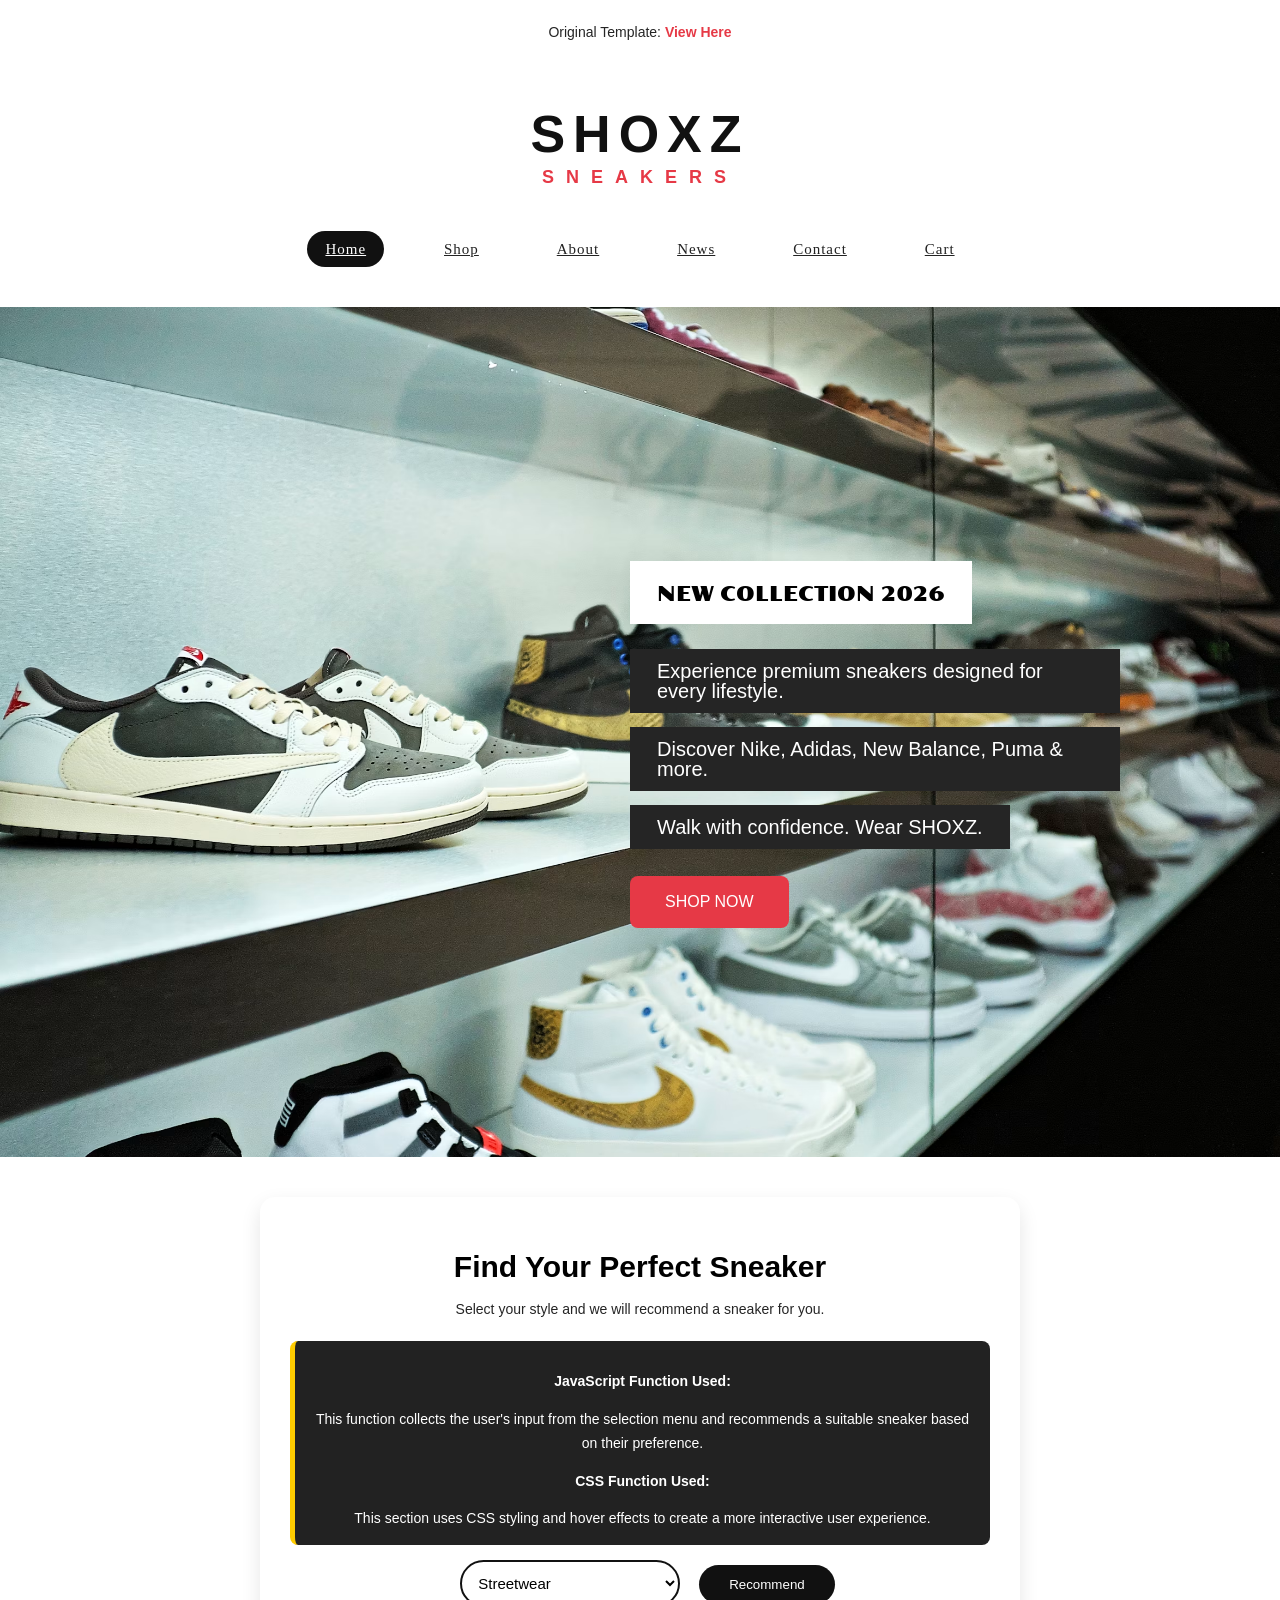
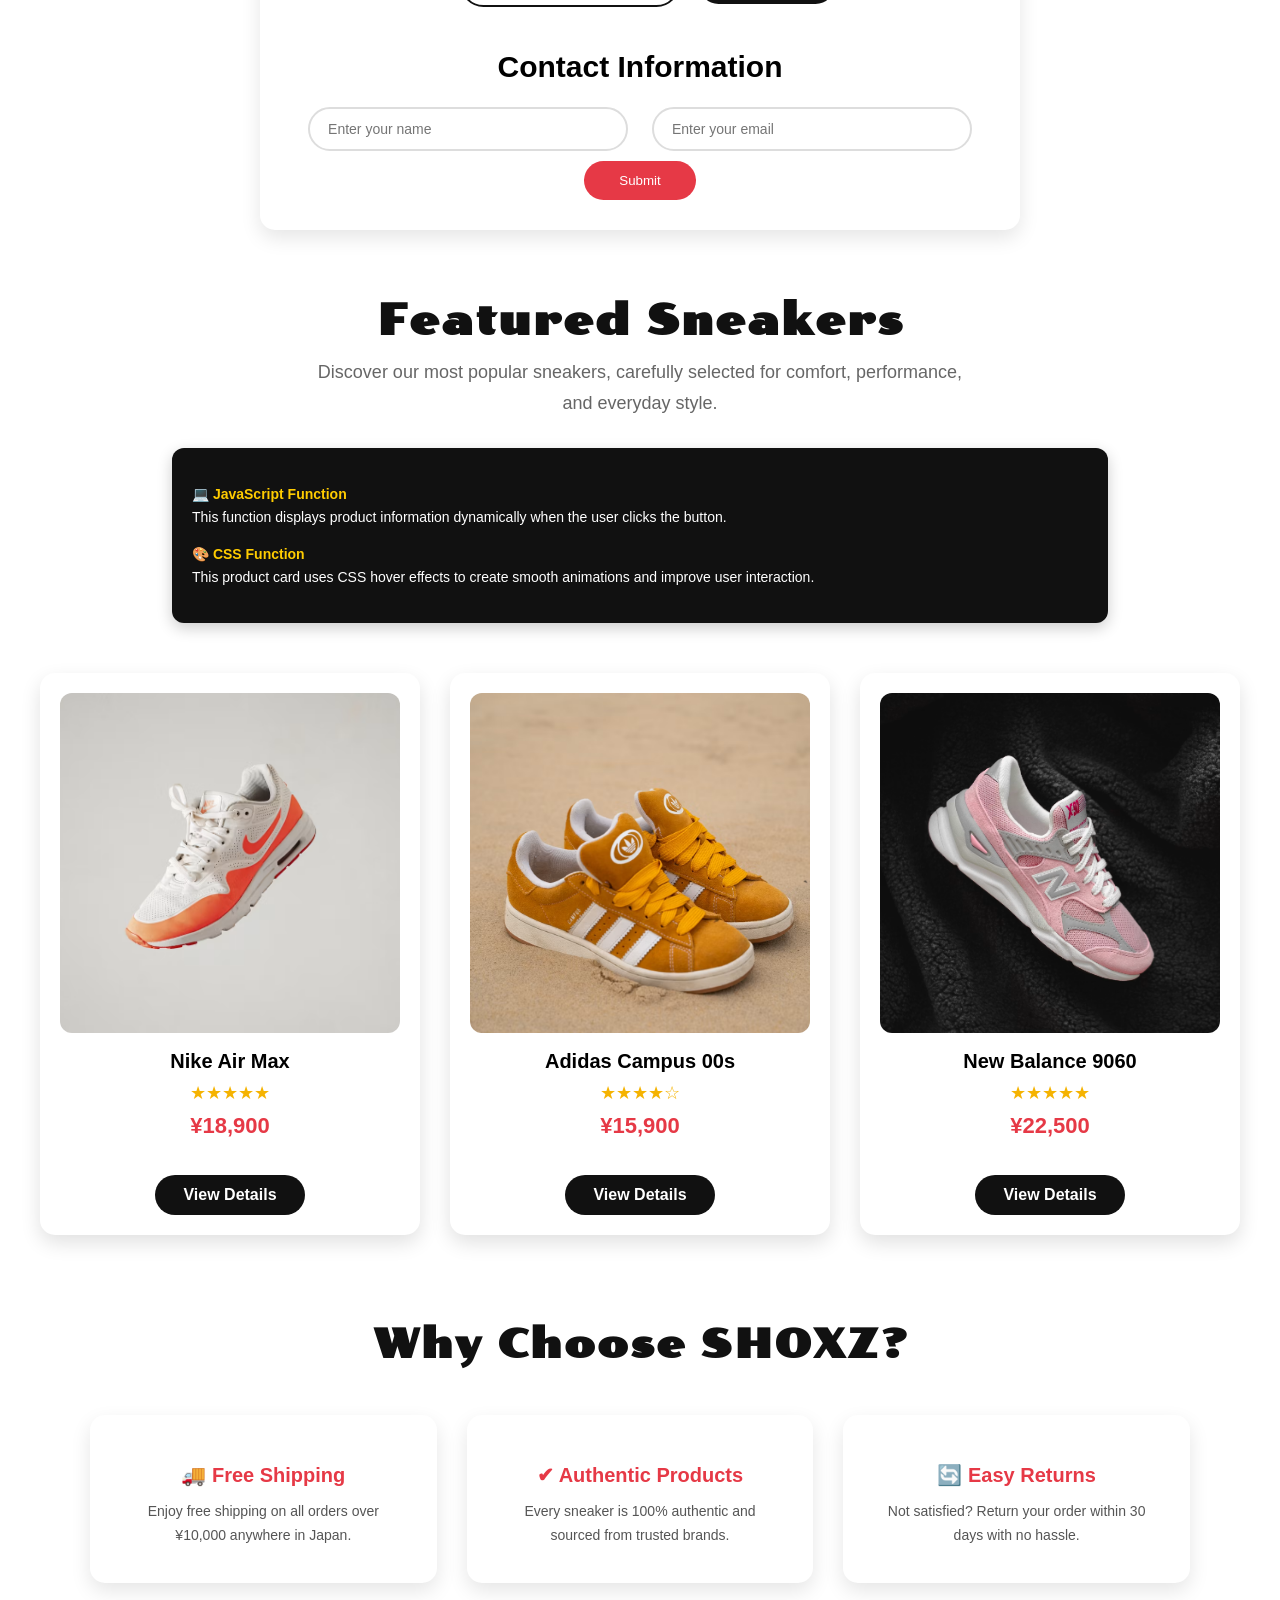
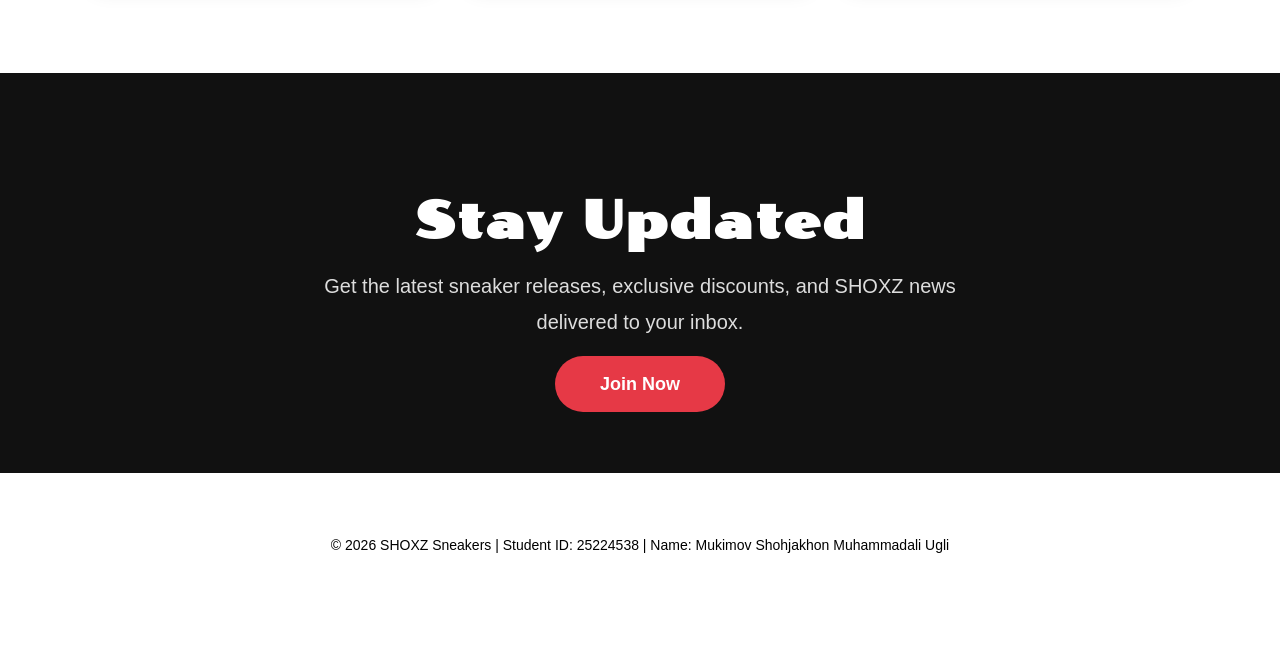
<file: index.html>
<!doctype html>
<!-- Website Template by freewebsitetemplates.com -->
<html>
<head>
	<meta charset="UTF-8">
	<meta name="viewport" content="width=device-width, initial-scale=1.0">
	<title>SHOXZ SNEAKERS</title>
	<link rel="stylesheet" type="text/css" href="css/style.css">
	<link rel="stylesheet" type="text/css" href="css/mobile.css" media="screen and (max-width : 568px)">
	<script type="text/javascript" src="js/mobile.js"></script>
</head>
<div class="template-link">

    <p>
        Original Template:
        <a href="https://freewebsitetemplates.com/preview/mustacheenthusiast/index.html" target="_blank">
            View Here
        </a>
    </p>

</div>
<body>

<div id="header">

    <a href="index.html" class="logo">
        <div class="logo-text">
            <div class="brand-name">SHOXZ</div>
            <div class="brand-subtitle">SNEAKERS</div>
        </div>
    </a>

    <ul id="navigation">

        <li class="selected">
            <a href="index.html">Home</a>
        </li>

        <li>
            <a href="gallery.html">Shop</a>
        </li>

        <li>
            <a href="about.html">About</a>
        </li>

        <li>
            <a href="blog.html">News</a>
        </li>

        <li>
            <a href="contact.html">Contact</a>
        </li>

        <li>
            <a href="cart.html">Cart</a>
        </li>

    </ul>

</div>


<div id="body">


<!-- HERO SECTION -->

<div id="featured">

    <img src="images/hero.jpg" alt="SHOXZ Sneakers Banner">


    <div>
        <h2>NEW COLLECTION 2026</h2>

        <span>
            Experience premium sneakers designed for every lifestyle.
        </span>

        <span>
            Discover Nike, Adidas, New Balance, Puma & more.
        </span>

        <span>
            Walk with confidence. Wear SHOXZ.
        </span>


        <a href="gallery.html" class="more">
            SHOP NOW
        </a>

    </div>


</div>



<!-- RECOMMENDATION FUNCTION -->

<section class="recommendation">


<h2>Find Your Perfect Sneaker</h2>


<p>
Select your style and we will recommend a sneaker for you.
</p>



<div class="code-description">

<h4>JavaScript Function Used:</h4>

<p>
This function collects the user's input from the selection menu
and recommends a suitable sneaker based on their preference.
</p>


<h4>CSS Function Used:</h4>

<p>
This section uses CSS styling and hover effects to create
a more interactive user experience.
</p>

</div>



<select id="styleChoice">

<option value="streetwear">
Streetwear
</option>

<option value="sport">
Sport
</option>

<option value="classic">
Classic
</option>

</select>



<button onclick="recommendSneaker()">
Recommend
</button>



<h3 id="recommendationResult"></h3>



<!-- USER INPUT FUNCTION -->

<div class="user-form">

<h2>Contact Information</h2>


<input 
type="text" 
id="username" 
placeholder="Enter your name"
>


<input 
type="email" 
id="email" 
placeholder="Enter your email"
>


<button onclick="submitUserInfo()">
Submit
</button>


</div>


</section>
<!-- FEATURED PRODUCTS -->

<section class="featured-products">


<h2>
Featured Sneakers
</h2>


<p>
Discover our most popular sneakers, carefully selected
for comfort, performance, and everyday style.
</p>



<div class="function-info">


<h4>
💻 JavaScript Function
</h4>


<p>
This function displays product information dynamically
when the user clicks the button.
</p>



<h4>
🎨 CSS Function
</h4>


<p>
This product card uses CSS hover effects to create
smooth animations and improve user interaction.
</p>


</div>
<section class="shop-grid">

    <div class="product-card">
        <a href="gallery.html">
            <img src="images/nike-airmax1.jpg" alt="Nike Air Max">
        </a>
        <h3>Nike Air Max</h3>
        <p class="rating">★★★★★</p>
        <p class="price">¥18,900</p>
        <a href="gallery.html" class="btn">View Details</a>
    </div>

    <div class="product-card">
        <a href="gallery.html">
            <img src="images/adidas-campus.jpg" alt="Adidas Campus">
        </a>
        <h3>Adidas Campus 00s</h3>
        <p class="rating">★★★★☆</p>
        <p class="price">¥15,900</p>
        <a href="gallery.html" class="btn">View Details</a>
    </div>

    <div class="product-card">
        <a href="gallery.html">
            <img src="images/newbalance90601.jpg" alt="New Balance 9060">
        </a>
        <h3>New Balance 9060</h3>
        <p class="rating">★★★★★</p>
        <p class="price">¥22,500</p>
        <a href="gallery.html" class="btn">View Details</a>
    </div>

</section>


<!-- WHY CHOOSE SHOXZ -->


<section class="why-us">


<h2>
Why Choose SHOXZ?
</h2>



<div class="features">


<div class="feature-card">

<h3>
🚚 Free Shipping
</h3>

<p>
Enjoy free shipping on all orders over ¥10,000 anywhere in Japan.
</p>

</div>




<div class="feature-card">

<h3>
✔ Authentic Products
</h3>

<p>
Every sneaker is 100% authentic and sourced from trusted brands.
</p>

</div>




<div class="feature-card">

<h3>
🔄 Easy Returns
</h3>

<p>
Not satisfied? Return your order within 30 days with no hassle.
</p>

</div>



</div>


</section>





<!-- NEWSLETTER -->


<section class="newsletter">


<h2>
Stay Updated
</h2>


<p>
Get the latest sneaker releases, exclusive discounts,
and SHOXZ news delivered to your inbox.
</p>



<a href="contact.html" class="newsletter-btn">
Join Now
</a>


</section>

<footer class="my-footer">

    <p>
        &copy; 2026 SHOXZ Sneakers | Student ID: 25224538 | Name: Mukimov Shohjakhon Muhammadali Ugli
    </p>

</section>

</footer>
	<script src="./js/index.js"></script>


</body>
</html>
</file>
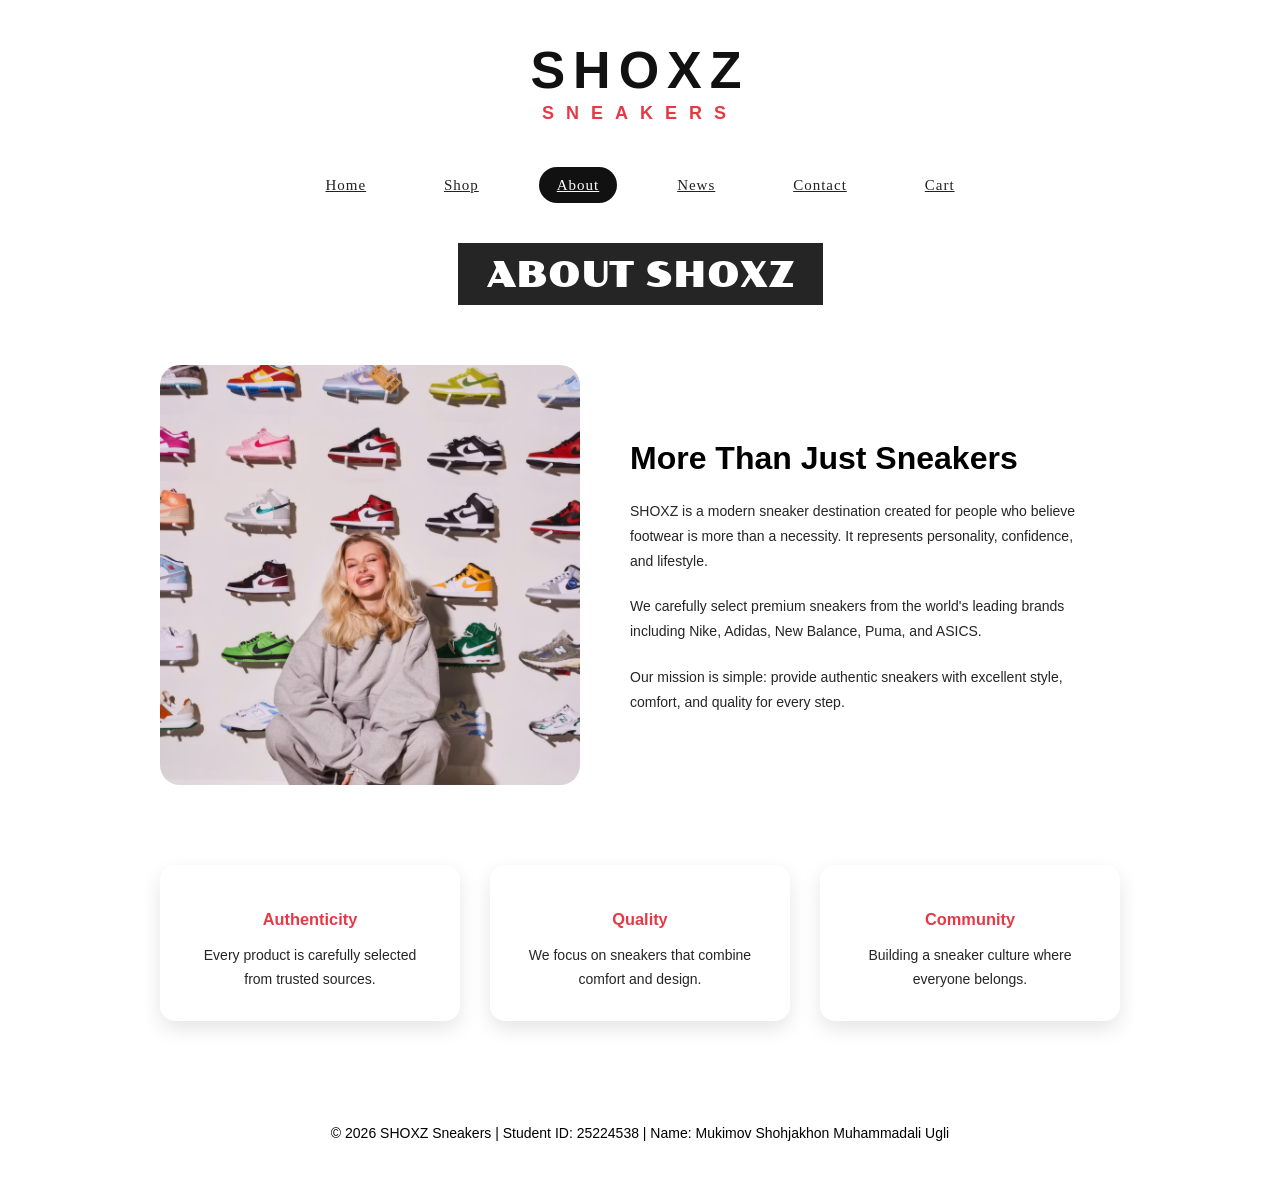
<file: about.html>
<!doctype html>
<!-- Website Template by freewebsitetemplates.com -->
<html>
<head>
	<meta charset="UTF-8">
	<meta name="viewport" content="width=device-width, initial-scale=1.0">
	<title>Shop - SHOXZ Sneakers</title>
	<link rel="stylesheet" type="text/css" href="css/style.css">
	<link rel="stylesheet" type="text/css" href="css/mobile.css" media="screen and (max-width : 568px)">
	<script type="text/javascript" src="js/mobile.js"></script>
</head>
<body>
	<div id="header">
		<a href="index.html" class="logo">
    <div class="logo-text">
        <div class="brand-name">SHOXZ</div>
        <div class="brand-subtitle">SNEAKERS</div>
    </div>
		</a>
		<ul id="navigation">
    <li>
        <a href="index.html">Home</a>
    </li>

    <li>
        <a href="gallery.html">Shop</a>
    </li>

    <li class = "selected">
        <a href="about.html">About</a>
    </li>

    <li>
        <a href="blog.html">News</a>
    </li>

    <li>
        <a href="contact.html">Contact</a>
    </li>

    <li>
        <a href="cart.html">Cart</a>
    </li>
		</ul>
	</div>
	<div id="body">
		<h1><span>ABOUT SHOXZ</span></h1>


<section class="about-section">

    <img src="images/about-shoes.jpg" alt="SHOXZ Sneakers">


    <div class="about-text">

        <h2>More Than Just Sneakers</h2>

        <p>
            SHOXZ is a modern sneaker destination created for people
            who believe footwear is more than a necessity.
            It represents personality, confidence, and lifestyle.
        </p>


        <p>
            We carefully select premium sneakers from the world's
            leading brands including Nike, Adidas, New Balance,
            Puma, and ASICS.
        </p>


        <p>
            Our mission is simple:
            provide authentic sneakers with excellent style,
            comfort, and quality for every step.
        </p>

    </div>

</section>



<section class="brand-values">

    <div>
        <h3>Authenticity</h3>
        <p>
            Every product is carefully selected from trusted sources.
        </p>
    </div>


    <div>
        <h3>Quality</h3>
        <p>
            We focus on sneakers that combine comfort and design.
        </p>
    </div>


    <div>
        <h3>Community</h3>
        <p>
            Building a sneaker culture where everyone belongs.
        </p>
    </div>

</section>
	<footer class="my-footer">

    <p>
        &copy; 2026 SHOXZ Sneakers | Student ID: 25224538 | Name: Mukimov Shohjakhon Muhammadali Ugli
    </p>

</footer>
</body>
</html>
</file>
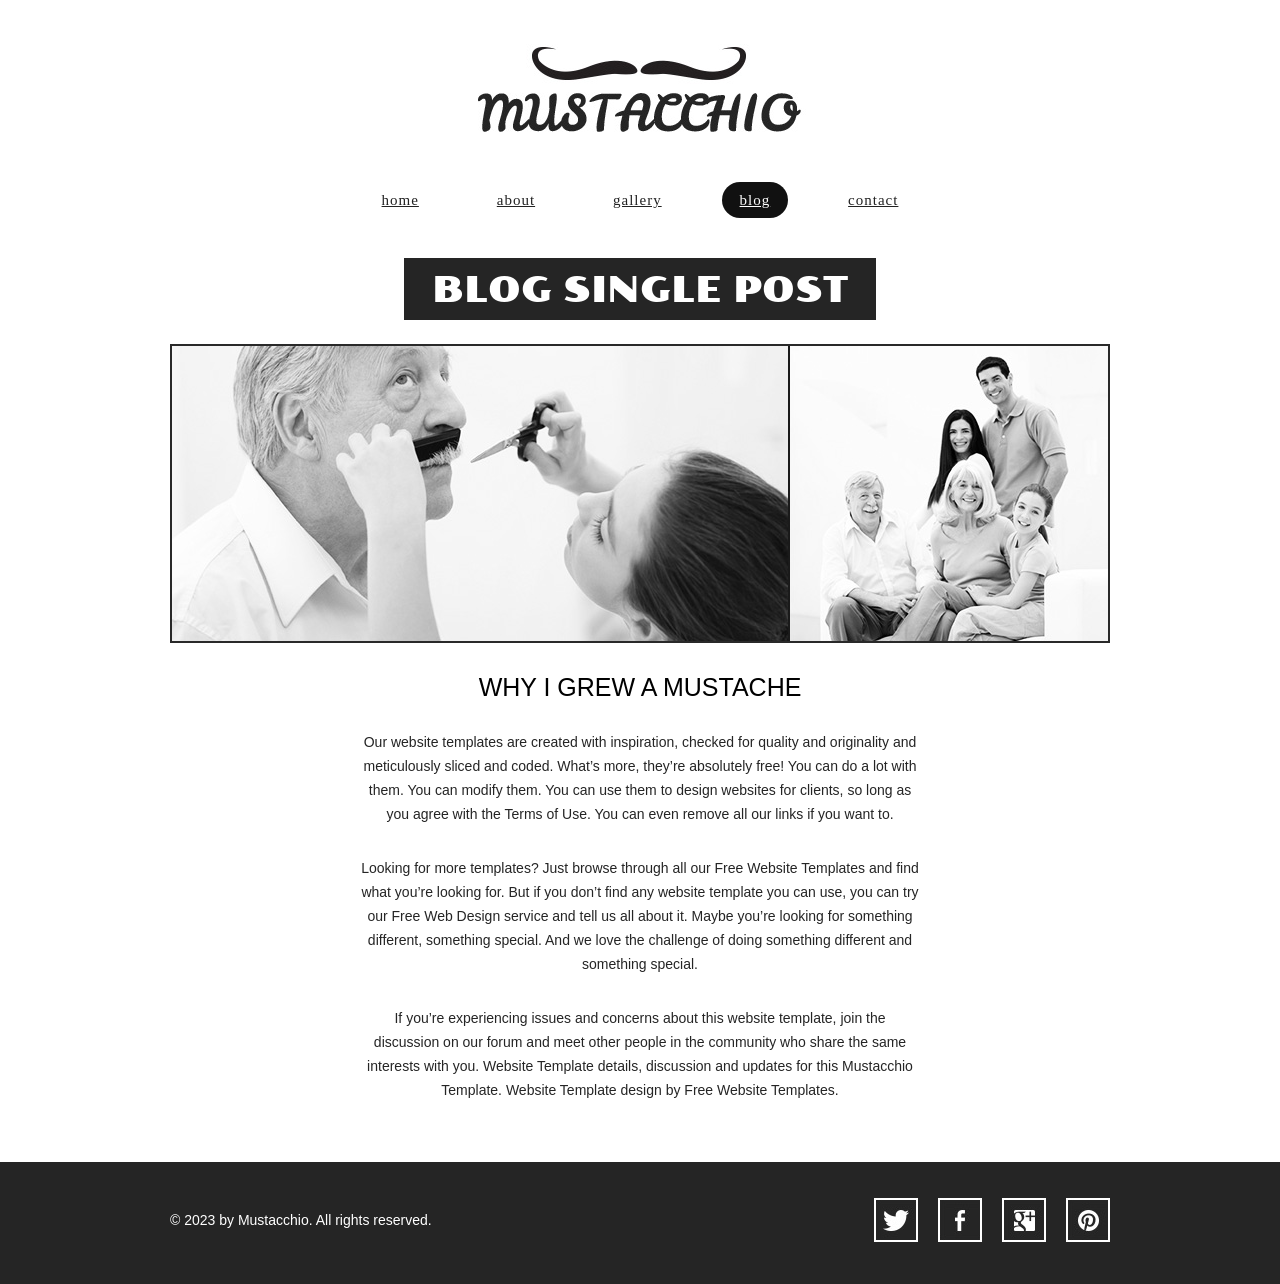
<file: blog-single-post.html>
<!doctype html>
<!-- Website Template by freewebsitetemplates.com -->
<html>
<head>
	<meta charset="UTF-8">
	<meta name="viewport" content="width=device-width, initial-scale=1.0">
	<title>Blog Single Post - Mustache Enthusiast</title>
	<link rel="stylesheet" type="text/css" href="css/style.css">
	<link rel="stylesheet" type="text/css" href="css/mobile.css" media="screen and (max-width : 568px)">
	<script type="text/javascript" src="js/mobile.js"></script>
</head>
<body>
	<div id="header">
		<a href="index.html" class="logo">
			<img src="images/logo.jpg" alt="">
		</a>
		<ul id="navigation">
			<li>
				<a href="index.html">home</a>
			</li>
			<li>
				<a href="about.html">about</a>
			</li>
			<li>
				<a href="gallery.html">gallery</a>
			</li>
			<li class="selected">
				<a href="blog.html">blog</a>
			</li>
			<li>
				<a href="contact.html">contact</a>
			</li>
		</ul>
	</div>
	<div id="body">
		<h1><span>blog single post</span></h1>
		<div>
			<img src="images/grew-a-mustache.jpg" alt="">
			<div class="article">
				<h2>WHY I GREW A MUSTACHE</h2>
				<p>
					Our website templates are created with inspiration, checked for quality and originality and meticulously sliced and coded. What’s more, they’re absolutely free! You can do a lot with them. You can modify them. You can use them to design websites for clients, so long as you agree with the Terms of Use. You can even remove all our links if you want to.
				</p>
				<p>
					Looking for more templates? Just browse through all our Free Website Templates and find what you’re looking for. But if you don’t find any website template you can use, you can try our Free Web Design service and tell us all about it. Maybe you’re looking for something different, something special. And we love the challenge of doing something different and something special.
				</p>
				<p>
					If you’re experiencing issues and concerns about this website template, join the discussion on our forum and meet other people in the community who share the same interests with you. Website Template details, discussion and updates for this Mustacchio Template. Website Template design by Free Website Templates.
				</p>
			</div>
		</div>
	</div>
	<div id="footer">
		<div>
			<p>&copy; 2023 by Mustacchio. All rights reserved.</p>
			<ul>
				<li>
					<a href="http://freewebsitetemplates.com/go/twitter/" id="twitter">twitter</a>
				</li>
				<li>
					<a href="http://freewebsitetemplates.com/go/facebook/" id="facebook">facebook</a>
				</li>
				<li>
					<a href="http://freewebsitetemplates.com/go/googleplus/" id="googleplus">googleplus</a>
				</li>
				<li>
					<a href="http://pinterest.com/fwtemplates/" id="pinterest">pinterest</a>
				</li>
			</ul>
		</div>
	</div>
</body>
</html>
</file>
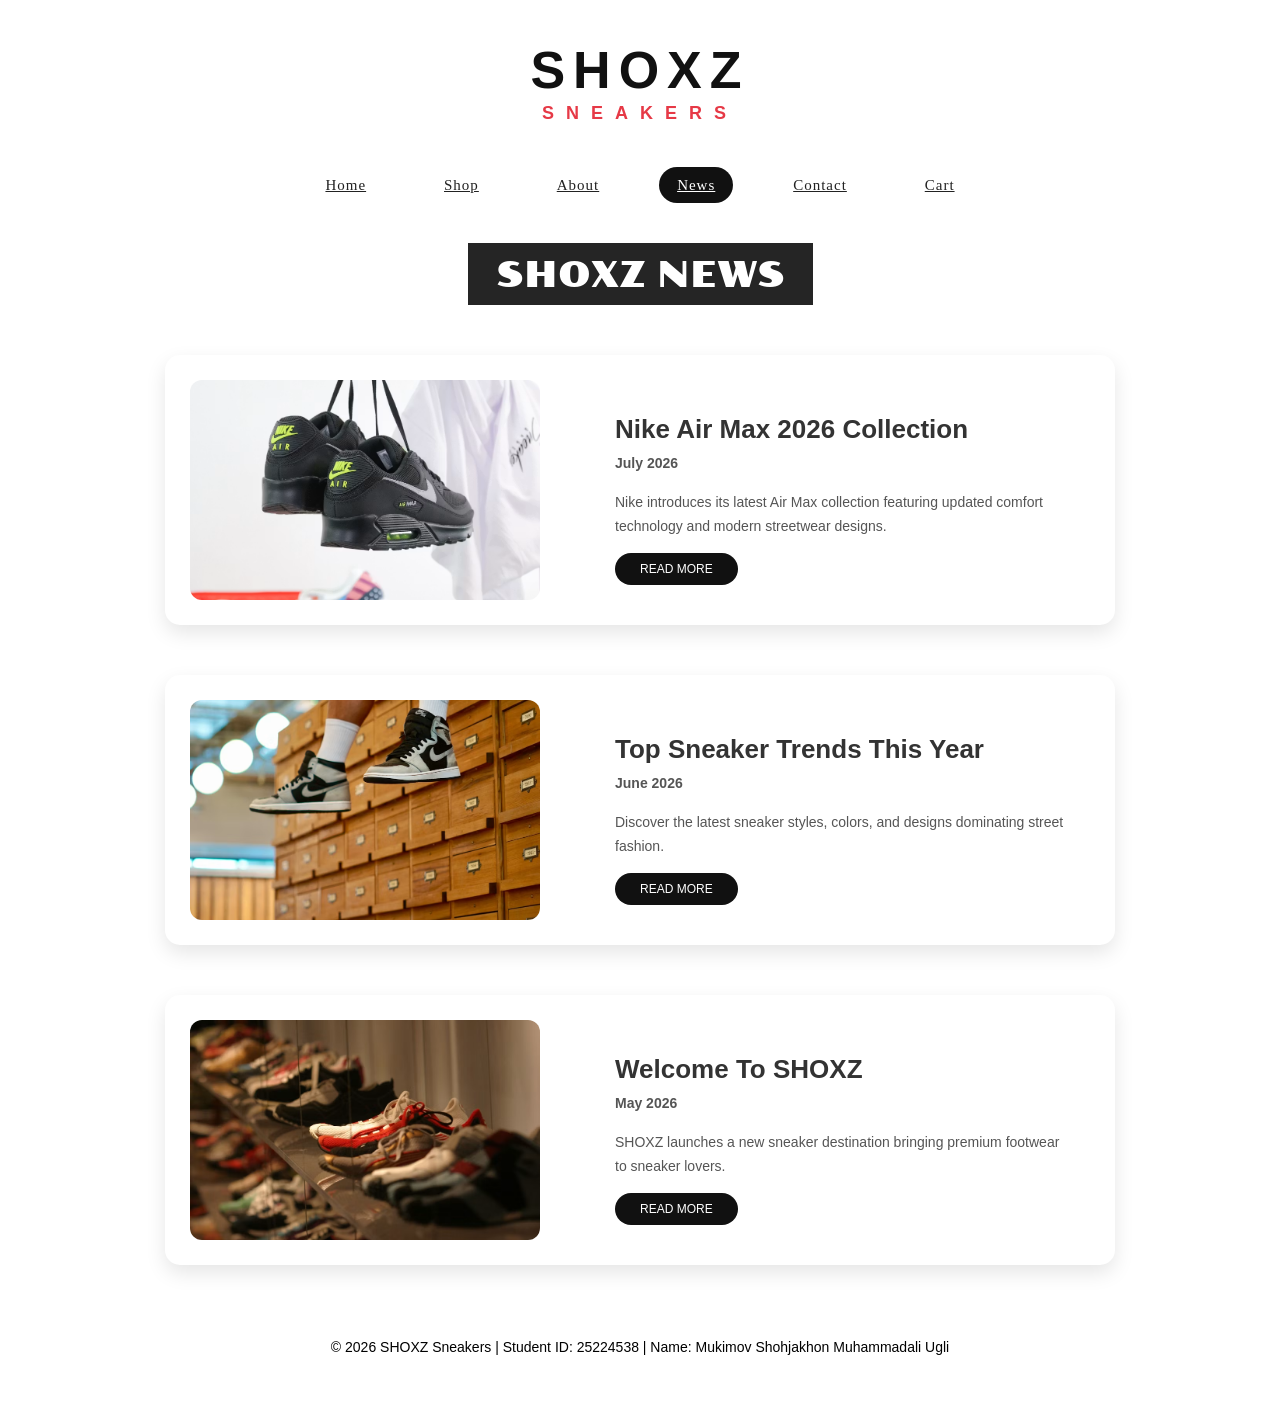
<file: blog.html>
<!doctype html>
<!-- Website Template by freewebsitetemplates.com -->
<html>
<head>
	<meta charset="UTF-8">
	<meta name="viewport" content="width=device-width, initial-scale=1.0">
	<title>Shop - SHOXZ Sneakers</title>
	<link rel="stylesheet" type="text/css" href="css/style.css">
	<link rel="stylesheet" type="text/css" href="css/mobile.css" media="screen and (max-width : 568px)">
	<script type="text/javascript" src="js/mobile.js"></script>
</head>
<body>
	<div id="header">
		<a href="index.html" class="logo">
    <div class="logo-text">
        <div class="brand-name">SHOXZ</div>
        <div class="brand-subtitle">SNEAKERS</div>
    </div>
		</a>
		<ul id="navigation">
    <li>
        <a href="index.html">Home</a>
    </li>

    <li>
        <a href="gallery.html">Shop</a>
    </li>

    <li>
        <a href="about.html">About</a>
    </li>

    <li class="selected">
        <a href="blog.html">News</a>
    </li>

    <li>
        <a href="contact.html">Contact</a>
    </li>

    <li>
        <a href="cart.html">Cart</a>
    </li>
		</ul>
		</ul>
	</div>
	<div id="body">
		<h1><span>SHOXZ NEWS</span></h1>


<section class="news-container">


    <article class="news-card">

        <img src="images/news1.jpg" alt="New sneaker release">

        <div class="news-content">

            <h2>Nike Air Max 2026 Collection</h2>

            <p class="date">
                July 2026
            </p>

            <p>
                Nike introduces its latest Air Max collection
                featuring updated comfort technology and
                modern streetwear designs.
            </p>

            <a href="news1.html">Read More</a>

        </div>

    </article>



    <article class="news-card">

        <img src="images/news2.jpg" alt="Sneaker trends">

        <div class="news-content">

            <h2>Top Sneaker Trends This Year</h2>

            <p class="date">
                June 2026
            </p>

            <p>
                Discover the latest sneaker styles,
                colors, and designs dominating street fashion.
            </p>

            <a href="news2.html">Read More</a>

        </div>

    </article>



    <article class="news-card">

        <img src="images/news3.jpg" alt="SHOXZ announcement">

        <div class="news-content">

            <h2>Welcome To SHOXZ</h2>

            <p class="date">
                May 2026
            </p>

            <p>
                SHOXZ launches a new sneaker destination
                bringing premium footwear to sneaker lovers.
            </p>

            <a href="news3.html">Read More</a>

        </div>

    </article>


</section>
	<footer class="my-footer">

    <p>
        &copy; 2026 SHOXZ Sneakers | Student ID: 25224538 | Name: Mukimov Shohjakhon Muhammadali Ugli
    </p>

</footer>
</body>
</html>
</file>
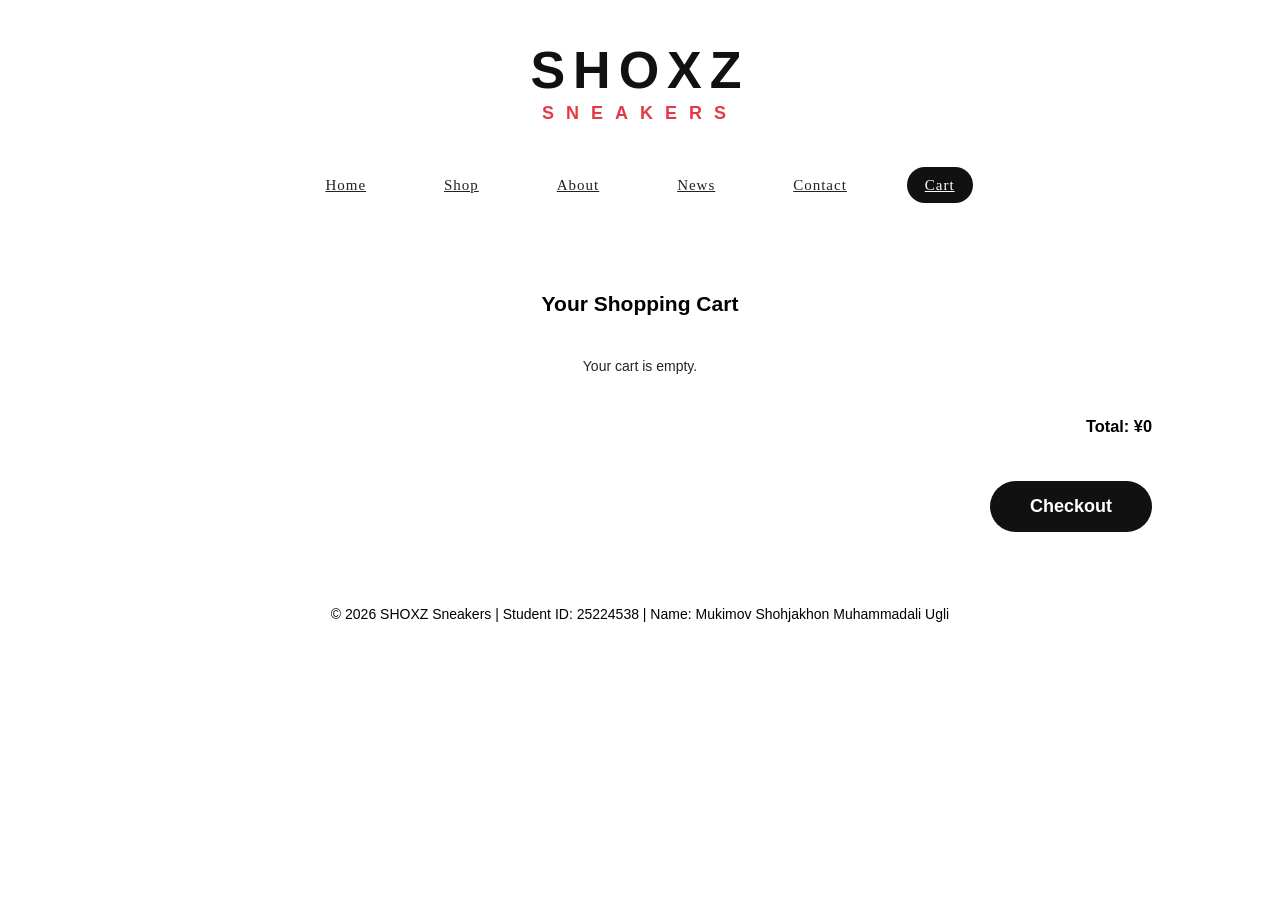
<file: cart.html>
<!DOCTYPE html>
<html lang="en">

<head>
    <meta charset="UTF-8">
    <meta name="viewport" content="width=device-width, initial-scale=1.0">

    <title>Your Cart - SHOXZ</title>

    <link rel="stylesheet" href="./css/style.css">
</head>


<body>
	<div id="header">
		<a href="index.html" class="logo">
    <div class="logo-text">
        <div class="brand-name">SHOXZ</div>
        <div class="brand-subtitle">SNEAKERS</div>
    </div>
	</a>		
		<ul id="navigation">
    <li>
        <a href="index.html">Home</a>
    </li>
    
    <li>
        <a href="gallery.html">Shop</a>
    </li>

    <li>
        <a href="about.html">About</a>
    </li>

    <li>
        <a href="blog.html">News</a>
    </li>

    <li>
        <a href="contact.html">Contact</a>
    </li>

    <li class="selected">
        <a href="cart.html">Cart</a>
    </li>
		</ul>
	</div>
	<div id="body">

</header>



<section class="cart-container">

    <h2>Your Shopping Cart</h2>


    <div id="cartItems">

        <!-- Products will appear here -->

    </div>


    <div class="cart-total">

        <h3>Total: <span id="totalPrice">¥0</span></h3>

       <button class="checkout-btn" onclick="checkout()">
            Checkout
      </button>

    </div>


</section>
<footer class="my-footer">

    <p>
        &copy; 2026 SHOXZ Sneakers | Student ID: 25224538 | Name: Mukimov Shohjakhon Muhammadali Ugli
    </p>

</footer>




<script src="./js/cart.js"></script>

</body>

</html>
</file>
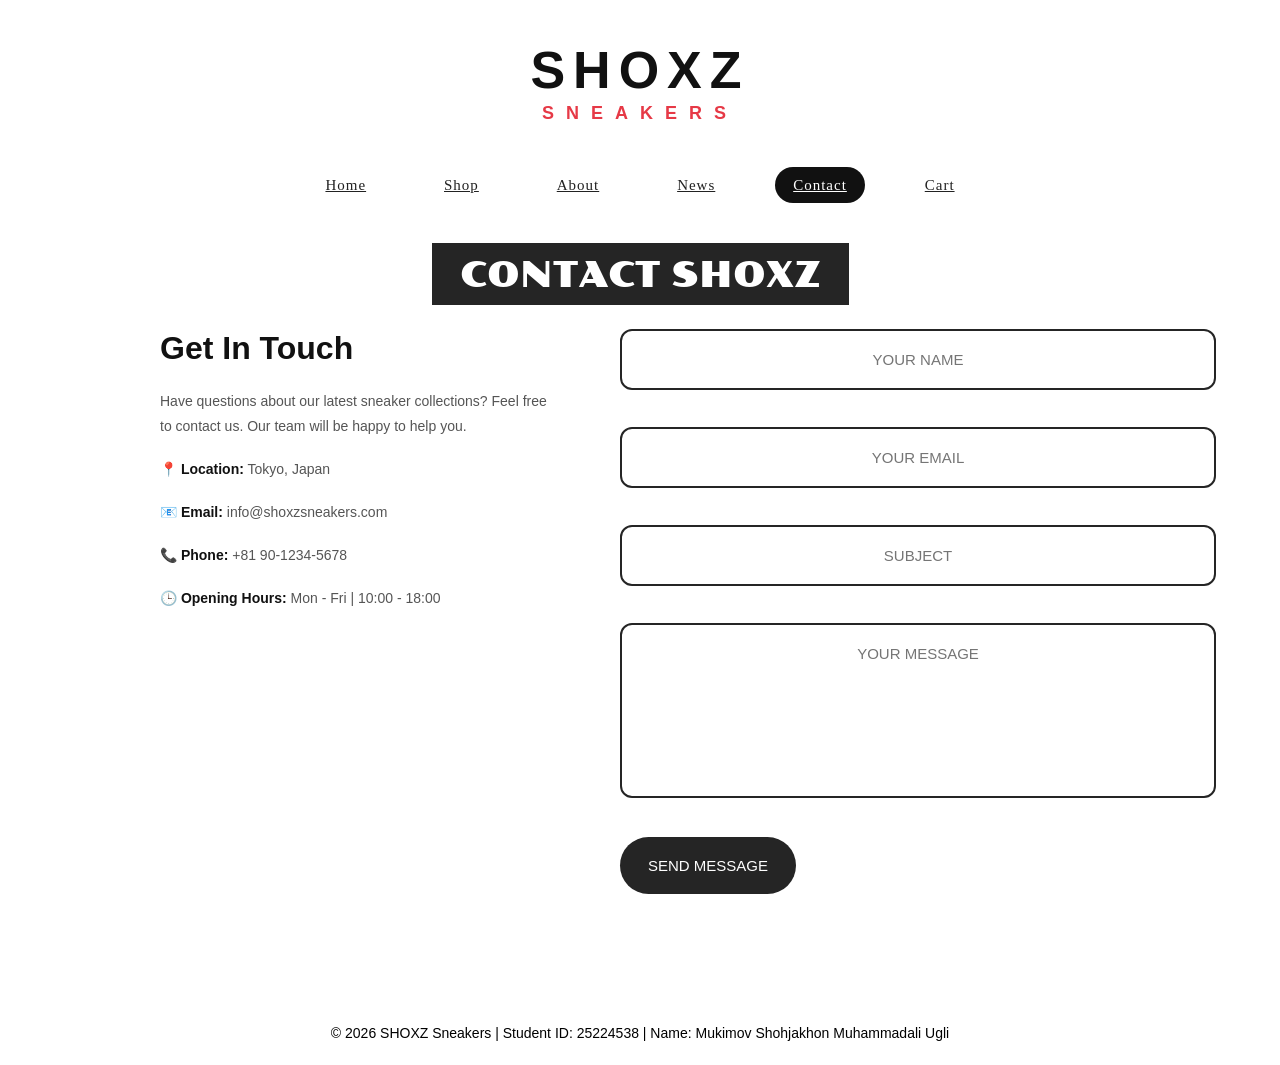
<file: contact.html>
<!doctype html>
<!-- Website Template by freewebsitetemplates.com -->
<html>
<head>
	<meta charset="UTF-8">
	<meta name="viewport" content="width=device-width, initial-scale=1.0">
	<title>Shop - SHOXZ Sneakers</title>
	<link rel="stylesheet" type="text/css" href="css/style.css">
	<link rel="stylesheet" type="text/css" href="css/mobile.css" media="screen and (max-width : 568px)">
	<script type="text/javascript" src="js/mobile.js"></script>
</head>
<body>
	<div id="header">
		<a href="index.html" class="logo">
    <div class="logo-text">
        <div class="brand-name">SHOXZ</div>
        <div class="brand-subtitle">SNEAKERS</div>
    </div>
		</a>
		<ul id="navigation">
    <li>
        <a href="index.html">Home</a>
    </li>

    <li>
        <a href="gallery.html">Shop</a>
    </li>

    <li>
        <a href="about.html">About</a>
    </li>

    <li>
        <a href="blog.html">News</a>
    </li>

    <li class="selected">
        <a href="contact.html">Contact</a>
    </li>

    <li>
        <a href="cart.html">Cart</a>
    </li>
	</ul>
	</div>
	<div id="body">
	<h1><span>Contact SHOXZ</span></h1>

	<div class="contact-container">

		<div class="contact-info">
			<h2>Get In Touch</h2>
			<p>
				Have questions about our latest sneaker collections?
				Feel free to contact us. Our team will be happy to help you.
			</p>

			<p><strong>📍 Location:</strong> Tokyo, Japan</p>
			<p><strong>📧 Email:</strong> info@shoxzsneakers.com</p>
			<p><strong>📞 Phone:</strong> +81 90-1234-5678</p>
			<p><strong>🕒 Opening Hours:</strong> Mon - Fri | 10:00 - 18:00</p>
		</div>


		<div class="contact-form">
			<form action="contact.html">

				<input type="text" name="name" placeholder="Your Name">

				<input type="email" name="email" placeholder="Your Email">

				<input type="text" name="subject" placeholder="Subject">

				<textarea name="message" placeholder="Your Message"></textarea>

				<input type="submit" value="Send Message" id="send">

			</form>
		</div>

	</div>

</div>
	<footer class="my-footer">

    <p>
        &copy; 2026 SHOXZ Sneakers | Student ID: 25224538 | Name: Mukimov Shohjakhon Muhammadali Ugli
    </p>

</footer>
</body>
</html>
</file>
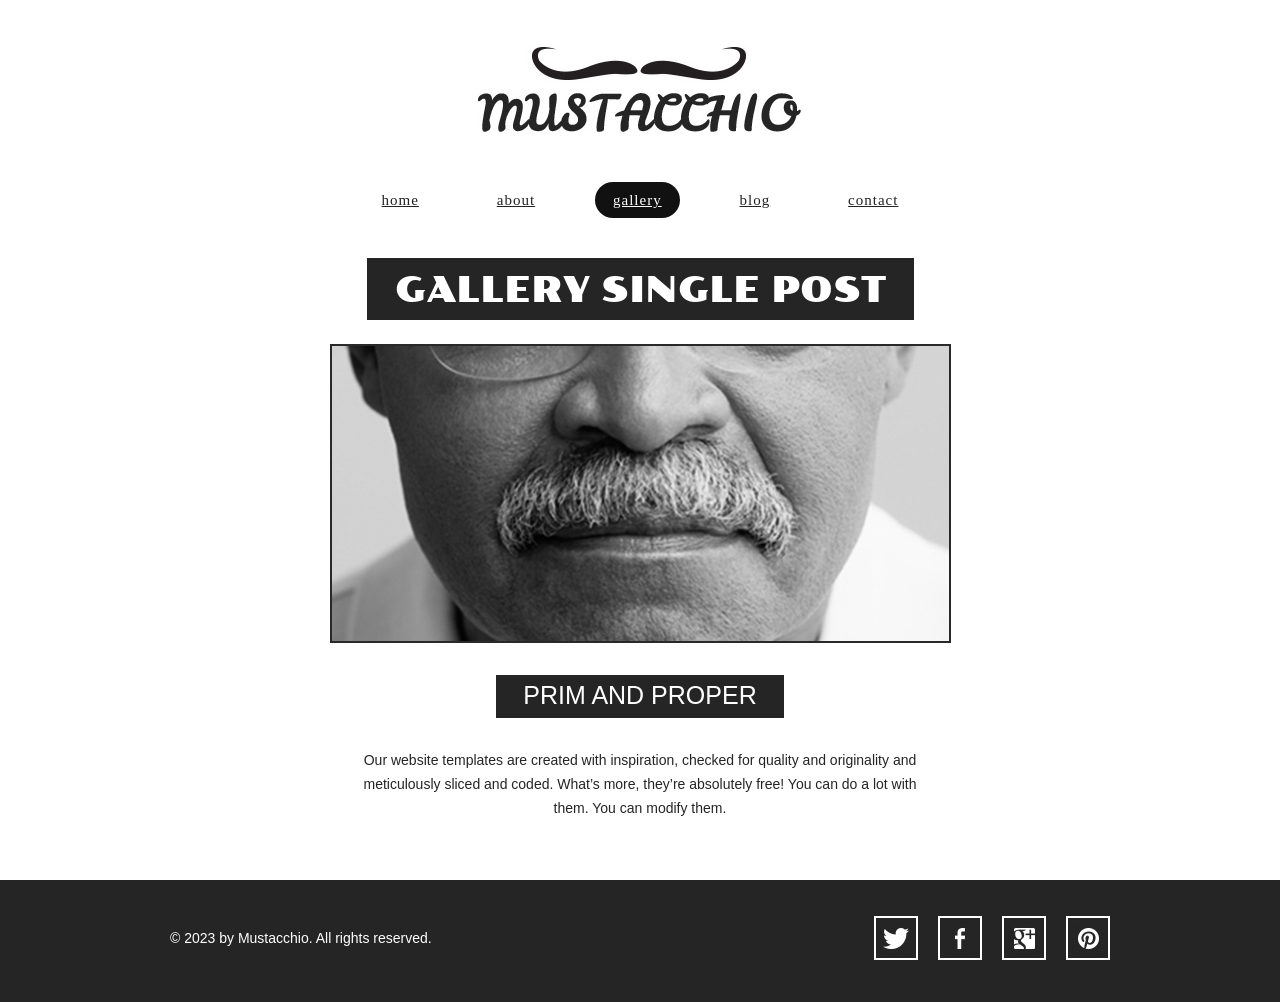
<file: gallery-single-post.html>
<!doctype html>
<!-- Website Template by freewebsitetemplates.com -->
<html>
<head>
	<meta charset="UTF-8">
	<meta name="viewport" content="width=device-width, initial-scale=1.0">
	<title>Gallery Single Post - Mustache Enthusiast</title>
	<link rel="stylesheet" type="text/css" href="css/style.css">
	<link rel="stylesheet" type="text/css" href="css/mobile.css" media="screen and (max-width : 568px)">
	<script type="text/javascript" src="js/mobile.js"></script>
</head>
<body>
	<div id="header">
		<a href="index.html" class="logo">
			<img src="images/logo.jpg" alt="">
		</a>
		<ul id="navigation">
			<li>
				<a href="index.html">home</a>
			</li>
			<li>
				<a href="about.html">about</a>
			</li>
			<li class="selected">
				<a href="gallery.html">gallery</a>
			</li>
			<li>
				<a href="blog.html">blog</a>
			</li>
			<li>
				<a href="contact.html">contact</a>
			</li>
		</ul>
	</div>
	<div id="body">
		<h1><span>gallery single post</span></h1>
		<div>
			<img src="images/prim-and-proper.jpg" alt="">
			<div class="article">
				<h4>PRIM AND PROPER</h4>
				<p>
				Our website templates are created with inspiration, checked for quality and originality and meticulously sliced and coded. What’s more, they’re absolutely free! You can do a lot with them. You can modify them.
				</p>
			</div>
		</div>
	</div>
	<div id="footer">
		<div>
			<p>&copy; 2023 by Mustacchio. All rights reserved.</p>
			<ul>
				<li>
					<a href="http://freewebsitetemplates.com/go/twitter/" id="twitter">twitter</a>
				</li>
				<li>
					<a href="http://freewebsitetemplates.com/go/facebook/" id="facebook">facebook</a>
				</li>
				<li>
					<a href="http://freewebsitetemplates.com/go/googleplus/" id="googleplus">googleplus</a>
				</li>
				<li>
					<a href="http://pinterest.com/fwtemplates/" id="pinterest">pinterest</a>
				</li>
			</ul>
		</div>
	</div>
</body>
</html>
</file>
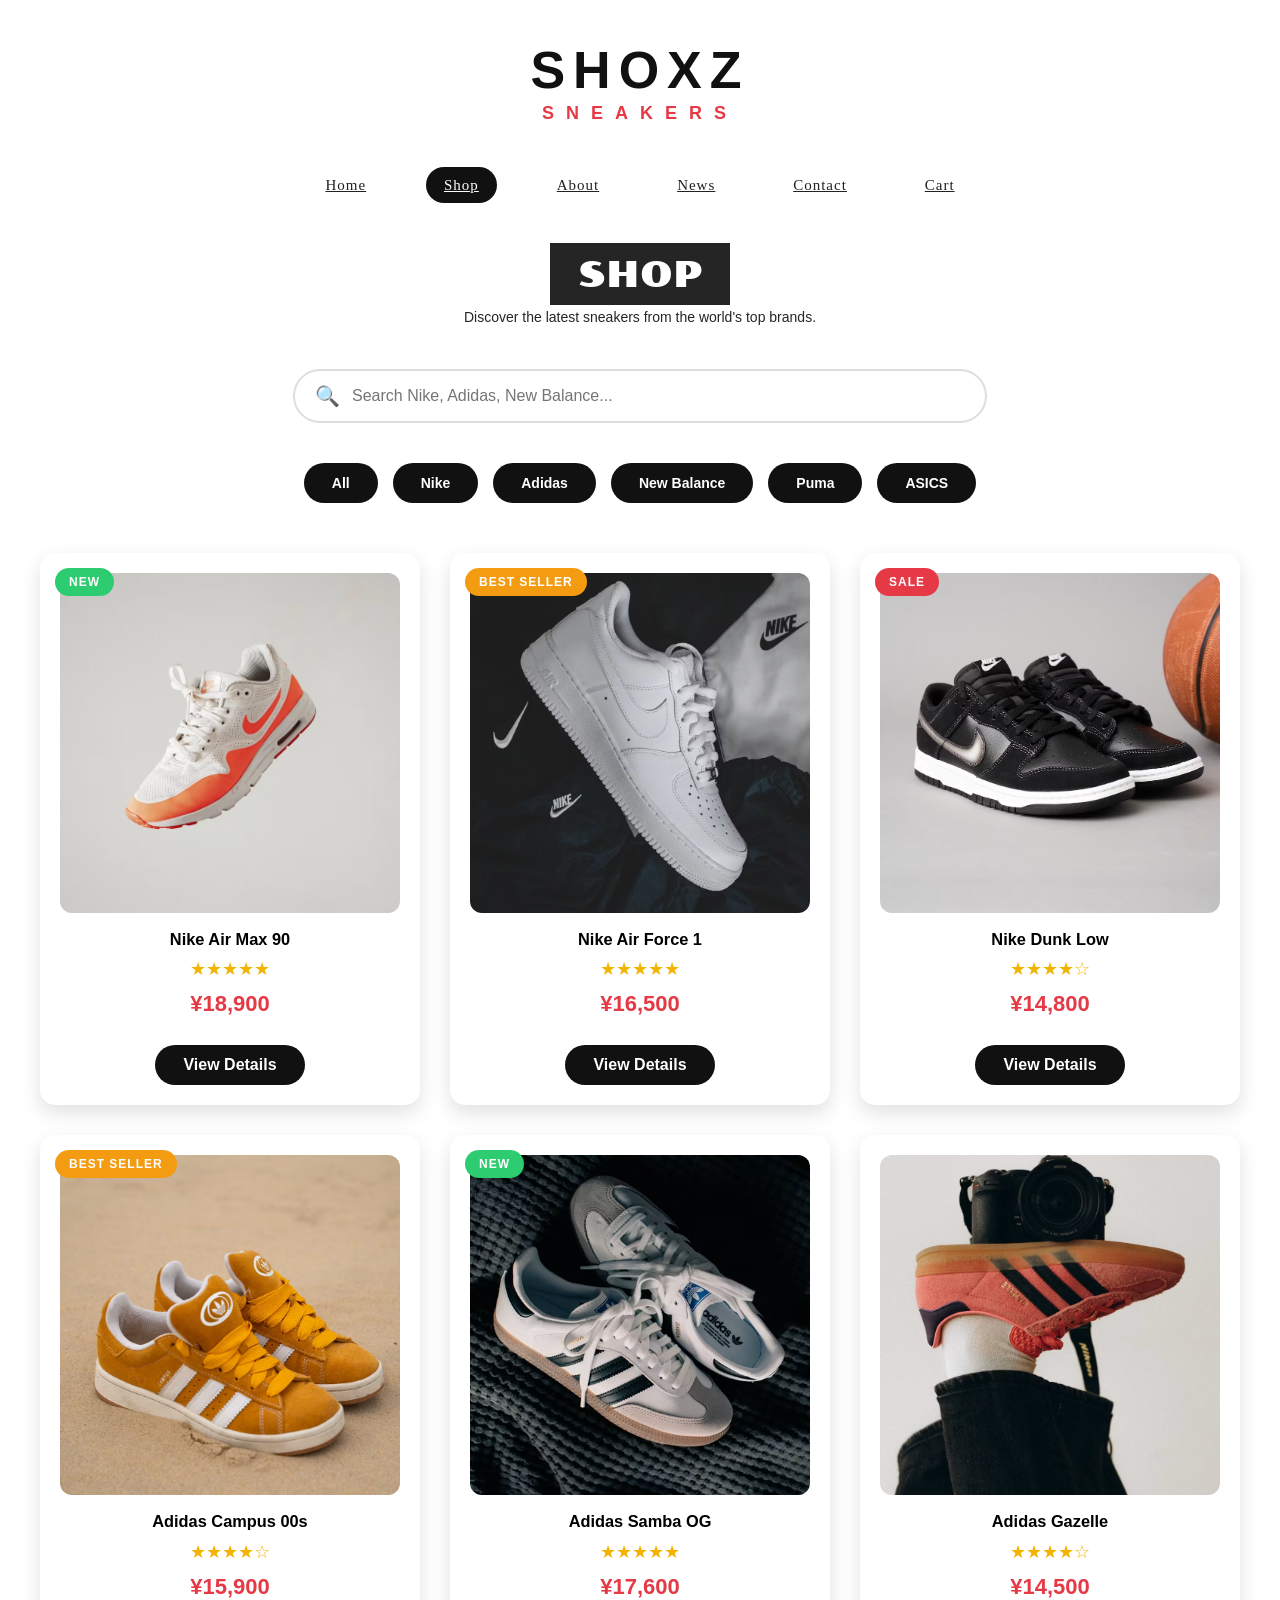
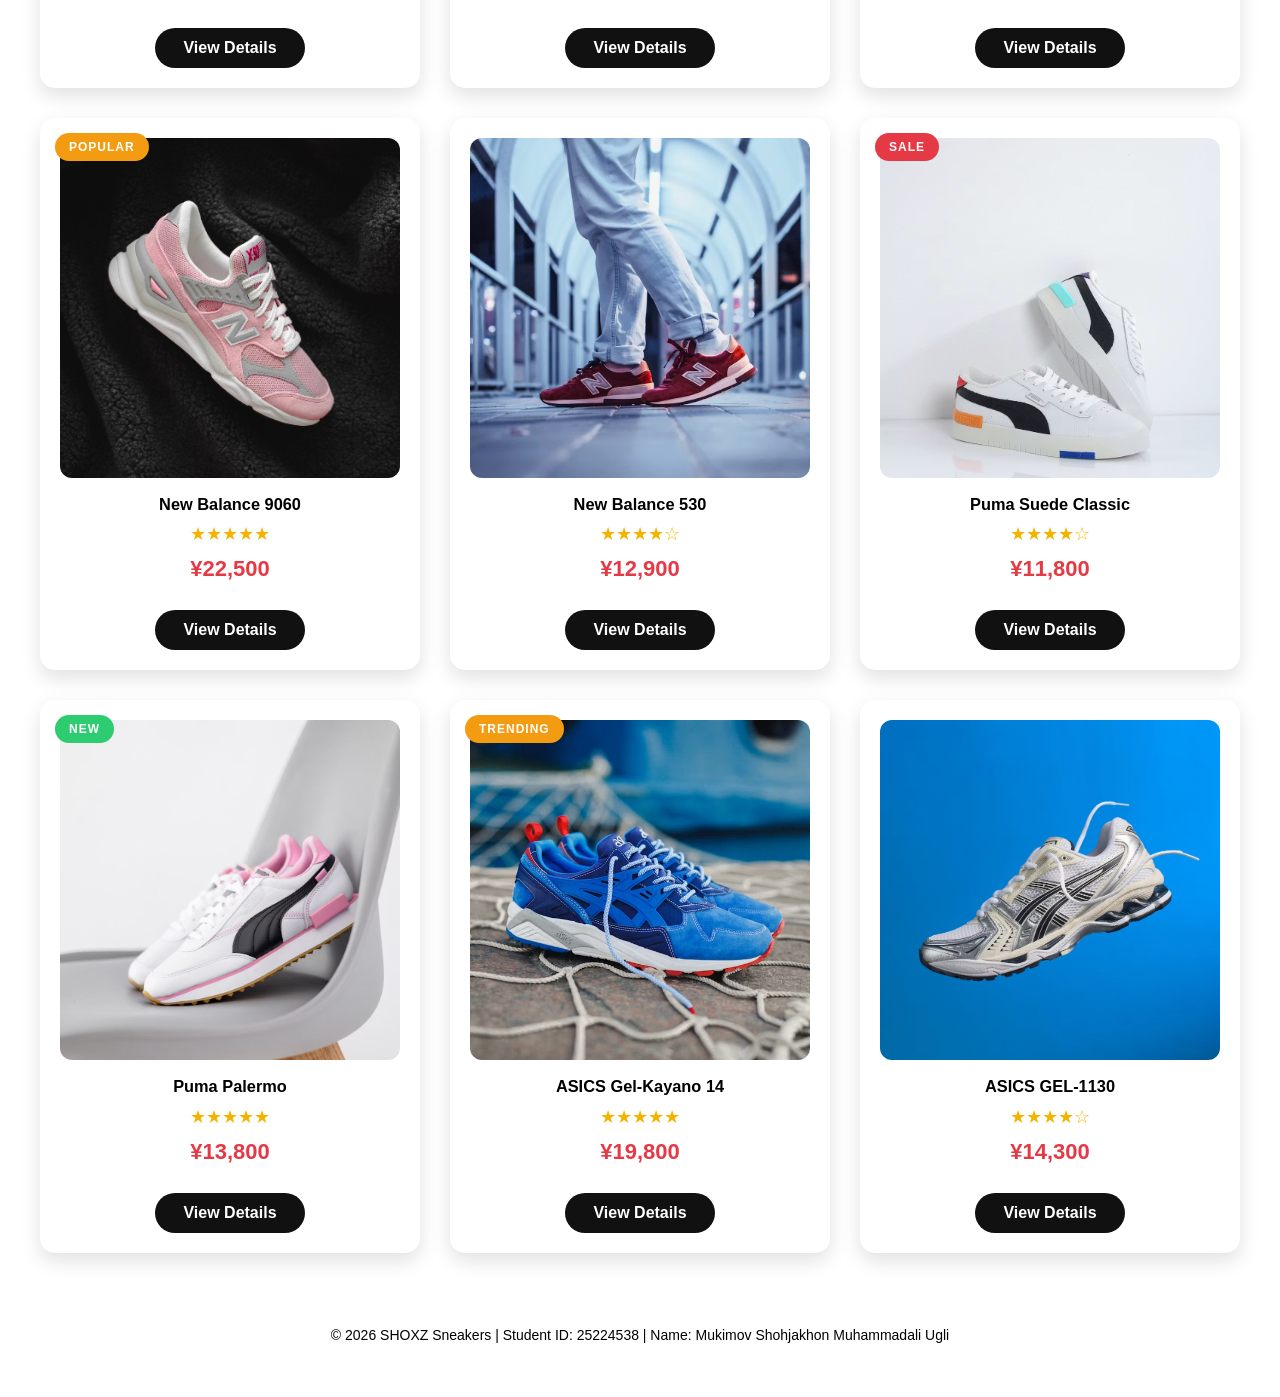
<file: gallery.html>
<!doctype html>
<!-- Website Template by freewebsitetemplates.com -->
<html>
<head>
	<meta charset="UTF-8">
	<meta name="viewport" content="width=device-width, initial-scale=1.0">
	<title>Shop - SHOXZ Sneakers</title>
	<link rel="stylesheet" type="text/css" href="css/style.css">
	<link rel="stylesheet" type="text/css" href="css/mobile.css" media="screen and (max-width : 568px)">
	<script type="text/javascript" src="js/mobile.js"></script>
</head>
<body>
	<div id="header">
		<a href="index.html" class="logo">
    <div class="logo-text">
        <div class="brand-name">SHOXZ</div>
        <div class="brand-subtitle">SNEAKERS</div>
    </div>
		</a>
		<ul id="navigation">

    <li>
        <a href="index.html">Home</a>
    </li>

    <li class="selected">
        <a href="gallery.html">Shop</a>
    </li>

    <li>
        <a href="about.html">About</a>
    </li>

    <li>
        <a href="blog.html">News</a>
    </li>

    <li>
        <a href="contact.html">Contact</a>
    </li>

    <li>
        <a href="cart.html">Cart</a>
    </li>

</ul>
	</div>
	<div id="body">
		<h1><span>SHOP</span></h1>

<p class="shop-subtitle">
    Discover the latest sneakers from the world's top brands.
</p>

<section class="shop-search">

    <div class="search-box">

        <span class="search-icon">🔍</span>

        <input
    		type="text"
    		id="searchInput"
    		placeholder="Search Nike, Adidas, New Balance..."
		>	
    </div>

</section>

<section class="brand-filter">

    <button data-filter="all">
        All
    </button>

    <button data-filter="nike">
        Nike
    </button>

    <button data-filter="adidas">
        Adidas
    </button>

    <button data-filter="newbalance">
        New Balance
    </button>

    <button data-filter="puma">
        Puma
    </button>

    <button data-filter="asics">
        ASICS
    </button>

</section>

<section class="shop-grid">

    <!-- NIKE AIR MAX -->
    <div class="product-card" data-category="nike">

        <span class="badge new">NEW</span>

        <img src="images/nike-airmax1.jpg" alt="Nike Air Max">

        <h3>Nike Air Max 90</h3>

        <p class="rating">★★★★★</p>

        <p class="price">¥18,900</p>

       <a href="product.html?id=airmax" class="btn">View Details</a>

    </div>


    <!-- NIKE AIR FORCE -->
    <div class="product-card" data-category="nike">

        <span class="badge bestseller">BEST SELLER</span>

        <img src="images/nike-airforce.jpg" alt="Nike Air Force 1">

        <h3>Nike Air Force 1</h3>

        <p class="rating">★★★★★</p>

        <p class="price">¥16,500</p>

        <a href="product.html?id=airforce" class="btn">View Details</a>

    </div>


    <!-- NIKE DUNK -->
    <div class="product-card" data-category="nike">

        <span class="badge sale">SALE</span>

        <img src="images/nike-dunk.jpg" alt="Nike Dunk Low">

        <h3>Nike Dunk Low</h3>

        <p class="rating">★★★★☆</p>

        <p class="price">¥14,800</p>

        <a href="product.html?id=dunk" class="btn">View Details</a>

    </div>


    <!-- ADIDAS CAMPUS -->
   <div class="product-card" data-category="adidas">

        <span class="badge bestseller">BEST SELLER</span>

        <img src="images/adidas-campus.jpg" alt="Adidas Campus">

        <h3>Adidas Campus 00s</h3>

        <p class="rating">★★★★☆</p>

        <p class="price">¥15,900</p>

        <a href="product.html?id=campus" class="btn">View Details</a>

    </div>


    <!-- ADIDAS SAMBA -->
    <div class="product-card" data-category="adidas">

        <span class="badge new">NEW</span>

        <img src="images/adidas-samba.jpg" alt="Adidas Samba">

        <h3>Adidas Samba OG</h3>

        <p class="rating">★★★★★</p>

        <p class="price">¥17,600</p>

        <a href="product.html?id=samba" class="btn">View Details</a>

    </div>


    <!-- ADIDAS GAZELLE -->
    <div class="product-card" data-category="adidas">

        <img src="images/adidas-gazelle.jpg" alt="Adidas Gazelle">

        <h3>Adidas Gazelle</h3>

        <p class="rating">★★★★☆</p>

        <p class="price">¥14,500</p>

        <a href="product.html?id=gazelle" class="btn">View Details</a>

    </div>
	    <!-- NEW BALANCE 9060 -->
   <div class="product-card" data-category="newbalance">

        <span class="badge bestseller">POPULAR</span>

        <img src="images/newbalance90601.jpg" alt="New Balance 9060">

        <h3>New Balance 9060</h3>

        <p class="rating">★★★★★</p>

        <p class="price">¥22,500</p>

        <a href="product.html?id=nb9060" class="btn">View Details</a>

    </div>


    <!-- NEW BALANCE 530 -->
    <div class="product-card" data-category="newbalance">

        <img src="images/newbalance530.jpg" alt="New Balance 530">

        <h3>New Balance 530</h3>

        <p class="rating">★★★★☆</p>

        <p class="price">¥12,900</p>

        <a href="product.html?id=nb530" class="btn">View Details</a>

    </div>


    <!-- PUMA SUEDE -->
    <div class="product-card" data-category="puma">

        <span class="badge sale">SALE</span>

        <img src="images/puma-suede.jpg" alt="Puma Suede">

        <h3>Puma Suede Classic</h3>

        <p class="rating">★★★★☆</p>

        <p class="price">¥11,800</p>

        <a href="product.html?id=pumasuede" class="btn">View Details</a>

    </div>


    <!-- PUMA PALERMO -->
    <div class="product-card" data-category="puma">

        <span class="badge new">NEW</span>

        <img src="images/puma-palermo.jpg" alt="Puma Palermo">

        <h3>Puma Palermo</h3>

        <p class="rating">★★★★★</p>

        <p class="price">¥13,800</p>

        <a href="product.html?id=palermo" class="btn">View Details</a>

    </div>
	    <!-- ASICS GEL KAYANO -->
    <div class="product-card" data-category="asics">

        <span class="badge bestseller">TRENDING</span>

        <img src="images/asics-kayano.jpg" alt="ASICS Gel Kayano">

        <h3>ASICS Gel-Kayano 14</h3>

        <p class="rating">★★★★★</p>

        <p class="price">¥19,800</p>

        <a href="product.html?id=kayano" class="btn">View Details</a>

    </div>


    <!-- ASICS GEL 1130 -->
    <div class="product-card" data-category="asics">

        <img src="images/asics-1130.jpg" alt="ASICS Gel 1130">

        <h3>ASICS GEL-1130</h3>

        <p class="rating">★★★★☆</p>

        <p class="price">¥14,300</p>

        <a href="product.html?id=gel1130" class="btn">View Details</a>

    </div>


</section>
<footer class="my-footer">

    <p>
        &copy; 2026 SHOXZ Sneakers | Student ID: 25224538 | Name: Mukimov Shohjakhon Muhammadali Ugli
    </p>

</footer>
<script type="text/javascript" src="js/mobile.js"></script>

<script src="js/shop.js"></script>

</body>
</html>
</file>
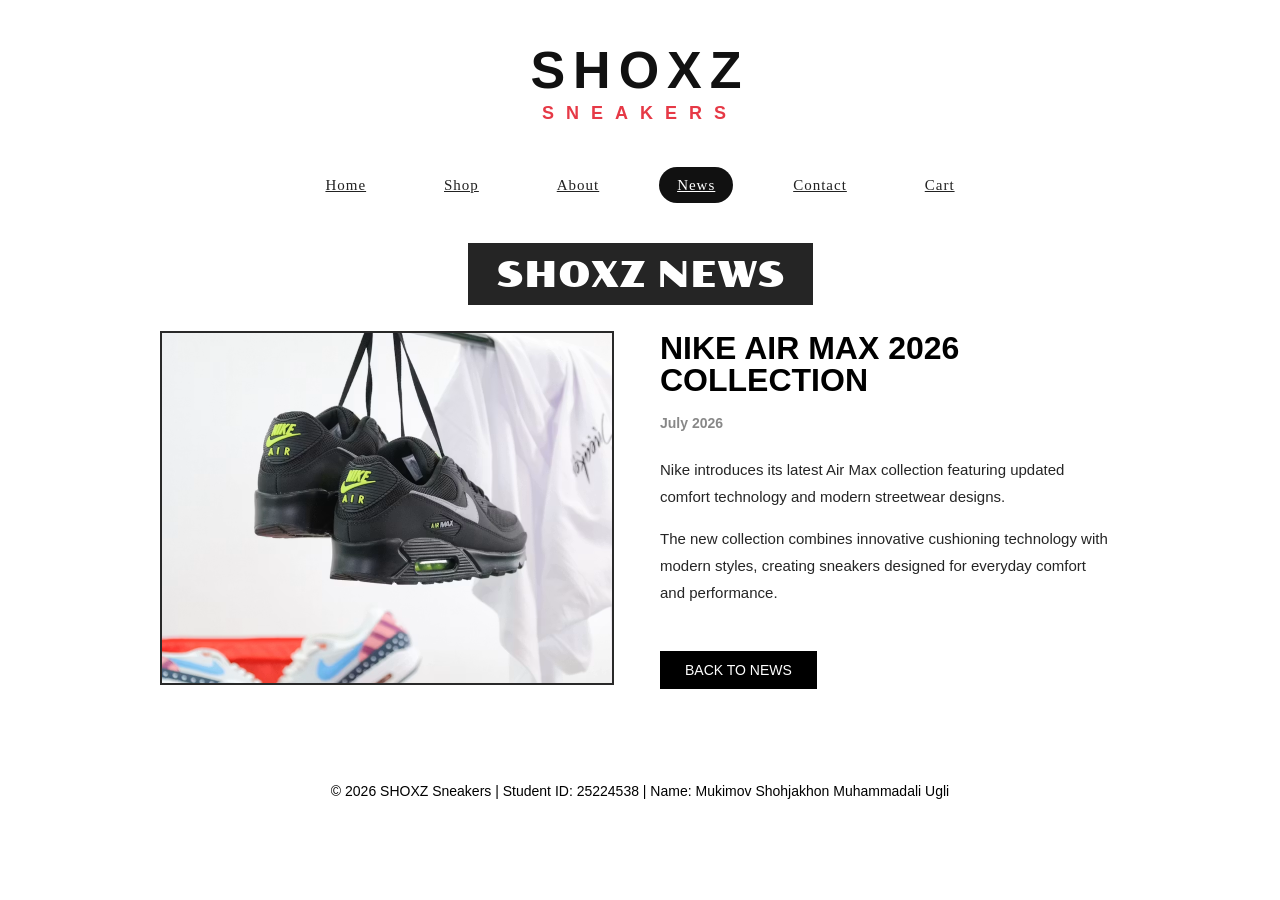
<file: news1.html>
<!doctype html>
<!-- Website Template by freewebsitetemplates.com -->
<html>
<head>
	<meta charset="UTF-8">
	<meta name="viewport" content="width=device-width, initial-scale=1.0">
	<title>Shop - SHOXZ Sneakers</title>
	<link rel="stylesheet" type="text/css" href="css/style.css">
	<link rel="stylesheet" type="text/css" href="css/mobile.css" media="screen and (max-width : 568px)">
	<script type="text/javascript" src="js/mobile.js"></script>
</head>
<body>
	<div id="header">
		<a href="index.html" class="logo">
    <div class="logo-text">
        <div class="brand-name">SHOXZ</div>
        <div class="brand-subtitle">SNEAKERS</div>
    </div>
</a>

<ul id="navigation">

    <li>
        <a href="index.html">Home</a>
    </li>

    <li>
        <a href="gallery.html">Shop</a>
    </li>

    <li>
        <a href="about.html">About</a>
    </li>

    <li class="selected">
        <a href="blog.html">News</a>
    </li>

    <li>
        <a href="contact.html">Contact</a>
    </li>

    <li>
        <a href="cart.html">Cart</a>
    </li>

</ul>

</div>


<div id="body">

<h1><span>SHOXZ NEWS</span></h1>


<div class="news-detail">


    <!-- LEFT IMAGE -->

    <div class="news-image">

        <img src="images/news1.jpg" alt="Nike Air Max 2026 Collection">

    </div>



    <!-- RIGHT DESCRIPTION -->

    <div class="news-text">

        <h2>
            Nike Air Max 2026 Collection
        </h2>


        <p class="date">
            July 2026
        </p>


        <p>
            Nike introduces its latest Air Max collection
            featuring updated comfort technology and
            modern streetwear designs.
        </p>


        <p>
            The new collection combines innovative
            cushioning technology with modern styles,
            creating sneakers designed for everyday
            comfort and performance.
        </p>


        <a href="blog.html" class="back-news">
            Back To News
        </a>


    </div>


</div>


</div>
</section>
	<footer class="my-footer">

    <p>
        &copy; 2026 SHOXZ Sneakers | Student ID: 25224538 | Name: Mukimov Shohjakhon Muhammadali Ugli
    </p>

</footer>
</body>
</html>
</file>
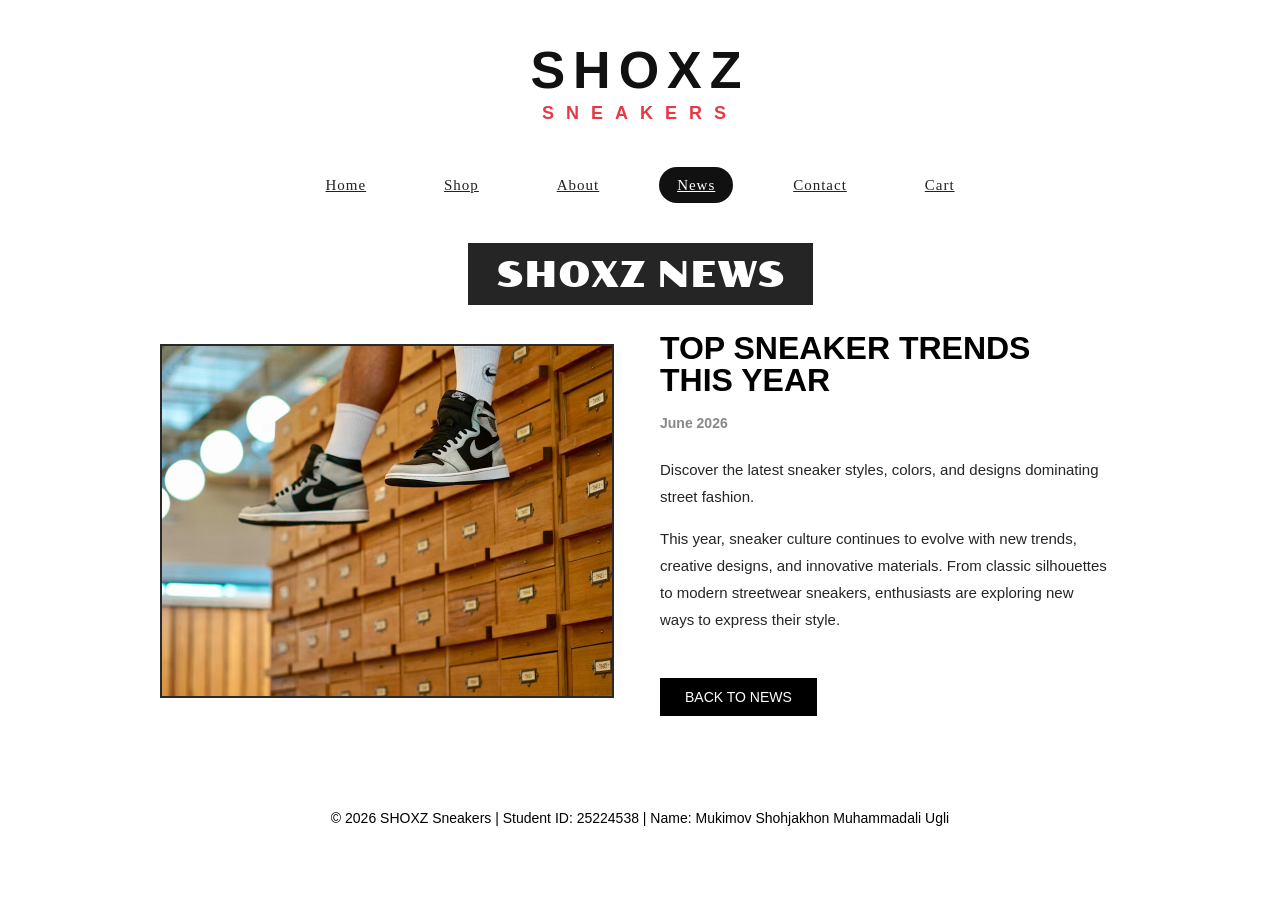
<file: news2.html>
<!doctype html>
<!-- Website Template by freewebsitetemplates.com -->
<html>
<head>
	<meta charset="UTF-8">
	<meta name="viewport" content="width=device-width, initial-scale=1.0">
	<title>Shop - SHOXZ Sneakers</title>
	<link rel="stylesheet" type="text/css" href="css/style.css">
	<link rel="stylesheet" type="text/css" href="css/mobile.css" media="screen and (max-width : 568px)">
	<script type="text/javascript" src="js/mobile.js"></script>
</head>
<body>
	<div id="header">
		<a href="index.html" class="logo">
    <div class="logo-text">
        <div class="brand-name">SHOXZ</div>
        <div class="brand-subtitle">SNEAKERS</div>
    </div>
</a>


	<ul id="navigation">

		<li>
			<a href="index.html">Home</a>
		</li>


		<li>
			<a href="gallery.html">Shop</a>
		</li>


		<li>
			<a href="about.html">About</a>
		</li>


		<li class="selected">
			<a href="blog.html">News</a>
		</li>


		<li>
			<a href="contact.html">Contact</a>
		</li>


		<li>
			<a href="cart.html">Cart</a>
		</li>

	</ul>

</div>



<div id="body">


<h1><span>SHOXZ NEWS</span></h1>



<div class="news-detail">


	<div class="news-image">

		<img src="images/news2.jpg" alt="Top Sneaker Trends">

	</div>




	<div class="news-text">


		<h2>
			Top Sneaker Trends This Year
		</h2>


		<p class="date">
			June 2026
		</p>



		<p>
			Discover the latest sneaker styles,
			colors, and designs dominating
			street fashion.
		</p>



		<p>
			This year, sneaker culture continues
			to evolve with new trends, creative
			designs, and innovative materials.
			From classic silhouettes to modern
			streetwear sneakers, enthusiasts are
			exploring new ways to express their style.
		</p>



		<a href="blog.html" class="back-news">
			Back To News
		</a>



	</div>


</div>



</div>
</section>
	<footer class="my-footer">

    <p>
        &copy; 2026 SHOXZ Sneakers | Student ID: 25224538 | Name: Mukimov Shohjakhon Muhammadali Ugli
    </p>

</footer>
</body>
</html>
</file>
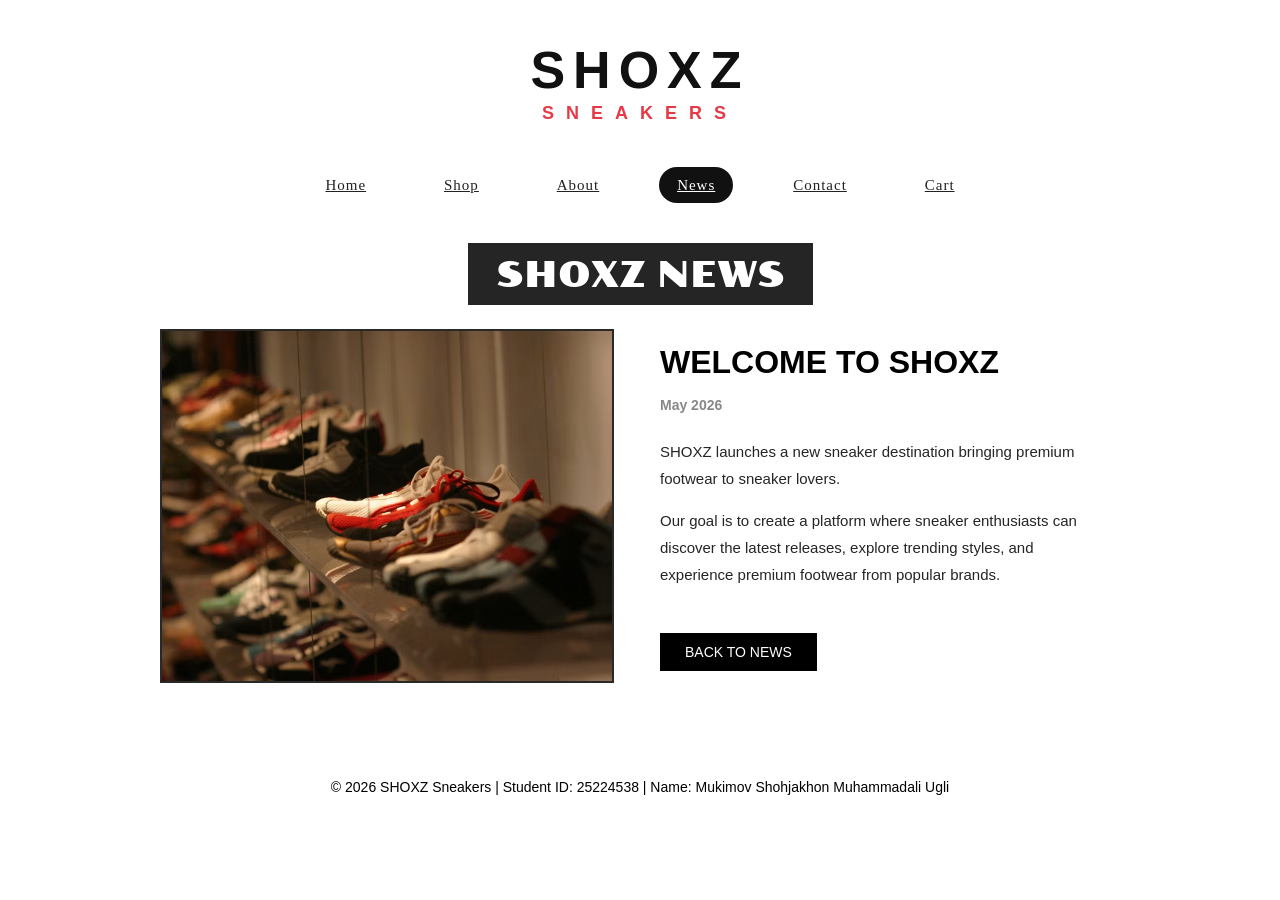
<file: news3.html>
<!doctype html>
<!-- Website Template by freewebsitetemplates.com -->
<html>
<head>
	<meta charset="UTF-8">
	<meta name="viewport" content="width=device-width, initial-scale=1.0">
	<title>Shop - SHOXZ Sneakers</title>
	<link rel="stylesheet" type="text/css" href="css/style.css">
	<link rel="stylesheet" type="text/css" href="css/mobile.css" media="screen and (max-width : 568px)">
	<script type="text/javascript" src="js/mobile.js"></script>
</head>
<body>
	<div id="header">
		<a href="index.html" class="logo">
    <div class="logo-text">
        <div class="brand-name">SHOXZ</div>
        <div class="brand-subtitle">SNEAKERS</div>
    </div>
</a>



	<ul id="navigation">

		<li>
			<a href="index.html">Home</a>
		</li>


		<li>
			<a href="gallery.html">Shop</a>
		</li>


		<li>
			<a href="about.html">About</a>
		</li>


		<li class="selected">
			<a href="blog.html">News</a>
		</li>


		<li>
			<a href="contact.html">Contact</a>
		</li>


		<li>
			<a href="cart.html">Cart</a>
		</li>


	</ul>


</div>





<div id="body">


<h1><span>SHOXZ NEWS</span></h1>



<div class="news-detail">


	<div class="news-image">


		<img src="images/news3.jpg" alt="Welcome To SHOXZ">


	</div>





	<div class="news-text">


		<h2>
			Welcome To SHOXZ
		</h2>



		<p class="date">
			May 2026
		</p>




		<p>
			SHOXZ launches a new sneaker
			destination bringing premium footwear
			to sneaker lovers.
		</p>




		<p>
			Our goal is to create a platform where
			sneaker enthusiasts can discover the
			latest releases, explore trending styles,
			and experience premium footwear from
			popular brands.
		</p>




		<a href="blog.html" class="back-news">
			Back To News
		</a>




	</div>


</div>



</div>


</section>
	<footer class="my-footer">

    <p>
        &copy; 2026 SHOXZ Sneakers | Student ID: 25224538 | Name: Mukimov Shohjakhon Muhammadali Ugli
    </p>

</footer>
</body>
</html>
</file>
<file: css/style.css>
/* Website Template by freewebsitetemplates.com */
@font-face {
	font-family: 'poller_oneregular';
	src: url('../fonts/pollerone/pollerone-webfont.eot');
	src: url('../fonts/pollerone/pollerone-webfont.eot?#iefix') format('embedded-opentype'),
		 url('../fonts/pollerone/pollerone-webfont.woff') format('woff'),
		 url('../fonts/pollerone/pollerone-webfont.ttf') format('truetype'),
		 url('../fonts/pollerone/pollerone-webfont.svg#poller_oneregular') format('svg');
}
@font-face {
	font-family: 'leckerli_oneregular';
	src: url('../fonts/leckerlione/leckerlione-regular-webfont.eot');
	src: url('../fonts/leckerlione/leckerlione-regular-webfont.eot?#iefix') format('embedded-opentype'),
		 url('../fonts/leckerlione/leckerlione-regular-webfont.woff') format('woff'),
		 url('../fonts/leckerlione/leckerlione-regular-webfont.ttf') format('truetype'),
		 url('../fonts/leckerlione/leckerlione-regular-webfont.svg#leckerli_oneregular') format('svg');
}

body {
	background: #fff;
	font-family: Arial, Helvetica, sans-serif;
	font-size: 14px;
	font-weight: normal;
	line-height: 1;
	margin: 0;
	min-width: 960px;
	padding: 0;
}
p {
	color: #252525;
	line-height: 24px;
	margin: 0;
	padding: 0;
}
p a {
	color: #252525;
	text-decoration: underline;
}
p a:hover {
	color: #898989;
}
#header {
	margin: 0 auto;
	padding: 44px 0 50px;
	text-align: center;
	width: 960px;
}
#header a.logo {
	display: flex;
	justify-content: center;
	align-items: center;
	margin: 0 auto;
	padding: 0;
	width: 100%;
	text-decoration: none;
}
#header a.logo img {
	border: 0;
	display: block;
	margin: 0;
	padding: 0;
}
#header ul {
	margin: 0;
	padding: 56px 0 0;
}
#header ul li {
	display: inline;
	list-style: none;
	margin: 0;
	padding: 0 19px;
}
#header ul li a{
    color:#222;
    font-family:Arial Black;
    font-size:15px;
    letter-spacing:1px;
    padding:10px 18px;
    border-radius:30px;
    transition:.3s;
}

#header ul li a:hover{
    background:#E63946;
    color:white;
}

#header ul li.selected a{
    background:#111;
    color:white;
}
#body {
	margin: 0;
	padding: 0 0 30px;
	text-align: center;
}
#body h1 {
	color: #fff;
	display: inline;
	font-family: poller_oneregular;
	font-size: 35px;
	font-weight: normal;
	margin: 0;
	padding: 0;
	text-transform: uppercase;
}
#body h1 span {
	background: #252525;
	display: inline-block;
	padding: 15px 28px 12px;
}
#body > div {
	margin: 0 auto;
	padding: 0;
	width: 960px;
}
#body > div img {
	border: 2px solid #292929;
	margin: 24px 0 0;
	padding: 0;
}
#body > div .article {
	margin: 0 auto;
	padding: 30px 30px 0;
	width: 560px;
}
#body > div .article h2 {
	font-family: "Arial Black", Gadget, sans-serif;
	font-size: 25px;
	font-weight: normal;
	margin: 0 0 30px;
}
#body > div .article h3 {
	color: #252525;
	line-height: 24px;
	margin: 0;
	padding: 0;
}
#body > div .article h4 {
	background: #252525;
	color: #fff;
	display: inline-block;
	font-family: "Arial Black", Gadget, sans-serif;
	font-size: 25px;
	font-weight: normal;
	margin: 0 0 30px;
	padding: 8px 27px 10px;
}
#body > div .article p {
	margin: 0 0 30px;
}

#body #featured {
	margin: 0 0 13px;
	padding: 0;
	position: relative;
	width: 100%;
}

#body #featured img {
	border: 0;
	display: block;
	margin: 0;
	padding: 0;
	width: 100%;
}
#body #featured div {
	left: 50%;
	margin-left: -480px;
	margin-top: -171px;
	padding: 0 0 0 470px;
	position: absolute;
	top: 50%;
	text-align: left;
	width: 490px;
}
#body #featured div h2 {
	background: #fff;
	color: #000;
	display: inline-block;
	font-family: poller_oneregular;
	font-size: 20px;
	font-weight: normal;
	margin: 0 0 18px;
	padding: 23px 27px 20px;
	text-transform: uppercase;
}
#body #featured div span {
	background: #252525;
	color: #fff;
	display: inline-block;
	font-size: 20px;
	margin: 7px 0;
	padding: 12px 27px;
}
#body #featured div a {
    background: #E63946;
    color: white;
    display: inline-block;
    font-size: 16px;
    margin: 20px 0 0;
    padding: 18px 35px;
    text-align: center;
    text-decoration: none;
    text-transform: uppercase;
    border-radius: 8px;
    transition: 0.3s ease;
}
#body #featured div a:hover {
    background: black;
    transform: scale(1.05);
}
#body > ul {
    max-width: 1000px;
    margin: 50px auto;
    padding: 0;
    list-style: none;

    display: grid;
    grid-template-columns: repeat(3, 1fr);
    gap: 30px;
}
#body > ul li {
    background: #fff;
    border-radius: 15px;
    padding: 20px;
    text-align: center;
    box-shadow: 0 8px 20px rgba(0,0,0,0.12);
    transition: 0.3s ease;
}

#body > ul li:hover {
    transform: translateY(-8px);
    box-shadow: 0 15px 35px rgba(0,0,0,0.2);
}
#body > ul li a {
	color: #000;
	display: block;
	font-family: poller_oneregular;
	font-size: 20px;
	font-weight: normal;
	margin: 0;
	padding: 0;
	text-align: center;
	text-decoration: none;
	text-transform: uppercase;
}
#body > ul li img {
    width: 100%;
    height: 250px;
    object-fit: cover;
    border-radius: 12px;
    border: 2px solid #111;
}
#body > ul li img:hover {
	transform: scale(1.05);
}
#body > ul li a span {
	display: block;
	margin: 0;
	padding: 33px 0 0;
}
#body form {
	margin: 0 auto;
	padding: 24px 0 0;
	width: 620px;
}
#body form input, #body form textarea {
	border: 2px solid #252525;
	color: #252525;
	font-family: Arial, Helvetica, sans-serif;
	font-size: 15px;
	font-weight: normal;
	margin: 0 0 37px;
	padding: 20px 10px;
	text-align: center;
	text-transform: uppercase;
	width: 596px;
}
#body form textarea {
	height: 175px;
	overflow: auto;
	resize: none;
}
#body form #send {
	background: #252525;
	color: #fff;
	font-family: "Arial Black", Gadget, sans-serif;
	font-size: 15px;
	font-weight: normal;
	display: inline-block;
	padding: 20px 28px;
	width: auto;
}
#body form #send:hover {
	background: #fff;
	color: #252525;
	cursor: pointer;
}
#footer {
	background: #252525;
	margin: 0;
	padding: 36px 0 42px;
}
#footer div {
	margin: 0 auto;
	overflow: hidden;
	padding: 0;
	width: 960px;
}
#footer div p {
	color: #fff;
	float: left;
	line-height: 44px;
	margin: 0 0 0 10px;
	padding: 0;
}
#footer div ul {
	display: block;
	float: right;
	margin: 0;
	overflow: hidden;
	padding: 0;
	width: 256px;
}
#footer div ul li {
	display: block;
	float: left;
	list-style: none;
	margin: 0 10px;
	padding: 0;
	width: 44px;
}
#footer div ul li a {
	background: url(../images/icons.jpg) no-repeat 0 0;
	display: block;
	height: 44px;
	margin: 0;
	padding: 0;
	text-indent: -99999px;
	width: 44px;
}
#footer div ul li #twitter {
	background-position: 0 0;
}
#footer div ul li #twitter:hover {
	background-position: -44px 0;
}
#footer div ul li #facebook {
	background-position: 0 -44px;
}
#footer div ul li #facebook:hover {
	background-position: -44px -44px;
}
#footer div ul li #googleplus {
	background-position: 0 -88px;
}
#footer div ul li #googleplus:hover {
	background-position: -44px -88px;
}
#footer div ul li #pinterest {
	background-position: 0 -132px;
}
#footer div ul li #pinterest:hover {
	background-position: -44px -132px;
}
/* ---------- SHOXZ Logo ---------- */

.logo-text{
    display:flex;
    flex-direction:column;
    align-items:center;
    justify-content:center;
    text-decoration:none;
}

.brand-name{
    font-size:52px;
    font-weight:900;
    color:#111;
    letter-spacing:8px;
    font-family:'Trebuchet MS', Arial, sans-serif;
    line-height:1;
}

.brand-subtitle{
    font-size:18px;
    color:#E63946;
    letter-spacing:12px;
    margin-top:8px;
    font-weight:bold;
    font-family:Arial, sans-serif;
    line-height:1;
}

#header a.logo{
    width:100%;
    display:flex;
    justify-content:center;
    text-decoration:none;
}
.logo-text span{
    color:#E63946;
}
/* Product Card */

#body > ul li{
    background:#fff;
    border-radius:15px;
    padding:20px;
    box-shadow:0 8px 20px rgba(0,0,0,.12);
    transition:.3s;
}

#body > ul li:hover{
    transform:translateY(-8px);
    box-shadow:0 15px 35px rgba(0,0,0,.2);
}

#body > ul li h3{
    font-family:Arial, sans-serif;
    font-size:22px;
    margin:18px 0 8px;
    color:#111;
}

.rating{
    color:#f4b400;
    font-size:18px;
    margin:5px 0;
}

.price{
    color:#E63946;
    font-size:24px;
    font-weight:bold;
    margin:12px 0;
}

.btn{
    display:inline-block;
    background:#111;
    color:white;
    text-decoration:none;
    padding:12px 28px;
    border-radius:8px;
    transition:.3s;
}

.btn:hover{
    background:#E63946;
}
.featured-products{
    text-align:center;
    margin:70px 0 40px;
}

.featured-products h2{
    font-size:42px;
    color:#111;
    margin-bottom:15px;
    font-family:poller_oneregular;
    letter-spacing:2px;
}

.featured-products > p{
    width:650px;
    margin:auto;
    font-size:18px;
    color:#666;
    line-height:1.7;
} 
.newsletter{
    background:#111;
    color:white;
    text-align:center;
    padding:80px 20px;
    margin-top:80px;
}

.newsletter h2{
    font-size:52px;
    color:#ffffff !important;
    font-weight:700;
    margin-bottom:20px;
}

.newsletter p{
    color:#ddd;
    width:700px;      /* Gives the text a little more room */
    font-size:20px;   /* Increased text size */
    line-height:1.8;
    margin:0 auto 35px;
}

.newsletter-btn{
    background:#E63946;
    color:white;
    padding:18px 45px;
    border-radius:40px;
    text-decoration:none;
    font-size:18px;
    font-weight:bold;
    transition:.3s;
}

.newsletter-btn:hover{
    background:white;
    color:#111;
}
/* Why Choose SHOXZ */

.why-us{
    max-width:1100px;
    margin:90px auto;
    text-align:center;
}

.why-us h2{
    font-size:40px;
    margin-bottom:50px;
    color:#111;
    font-family:poller_oneregular;
}

.features{
    display:grid;
    grid-template-columns:repeat(3,1fr);
    gap:30px;
}

.feature-card{
    background:white;
    padding:35px;
    border-radius:15px;
    box-shadow:0 8px 20px rgba(0,0,0,.1);
    transition:.3s;
}

.feature-card:hover{
    transform:translateY(-8px);
    box-shadow:0 15px 35px rgba(0,0,0,.18);
}

.feature-card h3{
    margin-bottom:15px;
    font-size:24px;
    color:#E63946;
}

.feature-card p{
    line-height:1.7;
    color:#555;
}
/* SHOP PAGE */

.shop-grid{
    max-width:1200px;
    margin:50px auto;
    display:grid;
    grid-template-columns:repeat(3, 1fr);
    gap:30px;
}

.shop-grid .product-card{
    background:#fff;
    border-radius:15px;
    padding:20px;
    text-align:center;
    box-shadow:0 8px 20px rgba(0,0,0,.12);

    position:relative; /* ADD THIS */
}

.shop-grid .product-card img{
    width:100%;
    aspect-ratio:1/1;
    object-fit:cover;
    border:none;
    margin:0;
    padding:0;
    opacity:1;
    border-radius:12px;
    display:block;
}

.shop-grid .product-card h3{
    margin:18px 0 10px;
}

.shop-grid .product-card .price{
    color:#E63946;
    font-size:22px;
    font-weight:bold;
}

.shop-grid .product-card .btn{
    display:inline-block;
    margin-top:18px;
    padding:12px 28px;

    background:#111;
    color:#fff;

    text-decoration:none;

    border-radius:30px;

    font-weight:bold;
    font-size:16px;

    transition:all .3s ease;
}

.shop-grid .product-card .btn:hover{
    background:#E63946;
    color:#fff;

    transform:translateY(-2px);

    box-shadow:0 8px 20px rgba(230,57,70,.35);
}
/* Search Section */

.shop-search{
    display:flex;
    justify-content:center;
    margin:40px 0;
}

.search-box{
    width:650px;
    background:#fff;
    border:2px solid #ddd;
    border-radius:50px;

    display:flex;
    align-items:center;

    padding:0 20px;

    transition:.3s ease;
}

.search-box:hover{
    border-color:#E63946;
}

.search-box:focus-within{
    border-color:#E63946;
    box-shadow:0 0 10px rgba(230,57,70,.25);
}

.search-icon{
    font-size:20px;
    margin-right:12px;
}

.search-box input{
    flex:1;
    border:none;
    outline:none;
    background:transparent;

    padding:16px 0;

    font-size:16px;
}
/* Search Section */

.shop-search{
    display:flex;
    justify-content:center;
    margin:40px 0;
}

.search-box{
    width:650px;
    background:#fff;
    border:2px solid #ddd;
    border-radius:50px;

    display:flex;
    align-items:center;

    padding:0 20px;

    transition:.3s ease;
}

.search-box:hover{
    border-color:#E63946;
}

.search-box:focus-within{
    border-color:#E63946;
    box-shadow:0 0 10px rgba(230,57,70,.25);
}

.search-icon{
    font-size:20px;
    margin-right:12px;
}

.search-box input{
    flex:1;
    border:none;
    outline:none;
    background:transparent;

    padding:16px 0;

    font-size:16px;
}
/* Product Badges */

.badge{
    position:absolute;
    top:15px;
    left:15px;

    padding:8px 14px;

    border-radius:30px;

    color:white;

    font-size:12px;

    font-weight:bold;

    letter-spacing:1px;

    text-transform:uppercase;

    z-index:10;
}

.new{
    background:#2ecc71;
}

.sale{
    background:#E63946;
}

.bestseller{
    background:#f39c12;
}
.product-card .btn{
    display:inline-block;
    margin-top:18px;
    padding:12px 24px;
    background:#111;
    color:white;
    text-decoration:none;
    border-radius:30px;
    font-weight:bold;
    transition:.3s ease;
}

.product-card .btn:hover{
    background:#E63946;
}
.shop-grid .product-card{
    transition:0.3s ease;
}

.shop-grid .product-card:hover{
    transform:translateY(-10px);
    box-shadow:0 15px 35px rgba(0,0,0,.18);
}


.shop-grid .product-card img{
    transition:0.4s ease;
}


.shop-grid .product-card:hover img{
    transform:scale(1.05);
}
/* ABOUT PAGE */


.about-section{

    width:960px;
    margin:60px auto;

    display:flex;

    align-items:center;

    gap:50px;

}


.about-section img{

    width:420px;

    height:420px;

    object-fit:cover;

    border-radius:20px;

}


.about-text{

    width:450px;

    text-align:left;

}


.about-text h2{

    font-size:32px;

    margin-bottom:25px;

}


.about-text p{

    margin-bottom:20px;

    line-height:1.8;

}



.brand-values{

    width:960px;

    margin:80px auto;

    display:grid;

    grid-template-columns:repeat(3,1fr);

    gap:30px;

}



.brand-values div{

    padding:30px;

    background:#fff;

    border-radius:15px;

    box-shadow:0 8px 20px rgba(0,0,0,.1);

}


.brand-values h3{

    color:#E63946;

    margin-bottom:15px;

}
/* NEWS PAGE */


.news-container{

    width:960px;

    margin:60px auto;

}



.news-card{

    display:flex;

    gap:35px;

    margin-bottom:50px;

    background:white;

    padding:25px;

    border-radius:15px;

    box-shadow:0 8px 20px rgba(0,0,0,.1);

}



.news-card img{

    width:350px;

    height:220px;

    object-fit:cover;

    border-radius:12px;

}



.news-content{

    text-align:left;

}



.news-content h2{

    font-size:28px;

    margin-bottom:10px;

}



.date{

    color:#E63946;

    font-weight:bold;

    margin-bottom:15px;

}



.news-content a{

    display:inline-block;

    margin-top:15px;

    background:#111;

    color:white;

    padding:10px 25px;

    border-radius:30px;

    text-decoration:none;

    transition:.3s;

}



.news-content a:hover{

    background:#E63946;

}
 /* CONTACT PAGE */

.contact-container{
    width:960px;
    margin:60px auto;
    display:flex;
    justify-content:space-between;
    gap:50px;
    text-align:left;
}


.contact-info{
    width:400px;
}


.contact-info h2{
    font-size:32px;
    margin-bottom:25px;
    color:#111;
    font-family:"Arial Black", Arial, sans-serif;
}


.contact-info p{
    line-height:1.8;
    margin-bottom:18px;
    color:#555;
}


.contact-info strong{
    color:#111;
}


/* Contact Form */

.contact-form{
    width:500px;
}


.contact-form form{
    width:100%;
    padding:0;
    margin:0;
}


.contact-form input,
.contact-form textarea{

    width:100%;

    border:2px solid #ddd;

    border-radius:12px;

    padding:18px;

    margin-bottom:20px;

    font-size:15px;

    text-align:left;

    text-transform:none;

    box-sizing:border-box;

    transition:.3s;

}


.contact-form input:focus,
.contact-form textarea:focus{

    outline:none;

    border-color:#E63946;

    box-shadow:0 0 10px rgba(230,57,70,.2);

}


.contact-form textarea{

    height:160px;

    resize:none;

}


.contact-form #send{

    background:#111;

    color:white;

    border:none;

    width:auto;

    padding:15px 40px;

    border-radius:30px;

    font-weight:bold;

    cursor:pointer;

    transition:.3s;

}


.contact-form #send:hover{

    background:#E63946;

}


/* Contact Mobile */

@media screen and (max-width:900px){

    .contact-container{

        width:90%;

        flex-direction:column;

        align-items:center;

    }


    .contact-info,
    .contact-form{

        width:100%;

    }

}
/* SHOP FILTER BUTTONS */

.brand-filter{

    display:flex;

    justify-content:center;

    gap:15px;

    margin:40px auto;

}


.brand-filter button{

    background:#111;

    color:white;

    border:none;

    padding:12px 28px;

    border-radius:30px;

    font-size:14px;

    font-weight:bold;

    cursor:pointer;

    transition:.3s ease;

}


.brand-filter button:hover{

    background:#E63946;

    transform:translateY(-3px);

}


.brand-filter button:active{

    transform:scale(.95);

}
/* PRODUCT DETAIL PAGE */


.product-detail{

    width:1000px;

    margin:60px auto;

    display:flex;

    gap:60px;

    align-items:center;

}



.product-image{

    width:450px;

}



.product-image img{

    width:100%;

    border-radius:20px;

}



.product-info{

    width:400px;

    text-align:left;

}



.product-info h2{

    font-size:35px;

    margin-bottom:15px;

}



.product-info p{

    line-height:1.8;

}



.sizes{

    display:flex;

    gap:10px;

    margin:20px 0;

}



.sizes button{

    width:45px;

    height:45px;

    border-radius:50%;

    border:2px solid #111;

    background:white;

    cursor:pointer;

}



.sizes button:hover{

    background:#E63946;

    color:white;

}



.quantity{

    display:flex;

    gap:20px;

    align-items:center;

    margin:25px 0;

}



.quantity button{

    width:35px;

    height:35px;

    border:none;

    background:#111;

    color:white;

    cursor:pointer;

}



.cart-btn{

    background:#E63946;

    color:white;

    border:none;

    padding:15px 45px;

    border-radius:30px;

    font-weight:bold;

    cursor:pointer;

}



.cart-btn:hover{

    background:#111;

}



.back-btn{

    display:block;

    margin-top:20px;

    color:#111;

    text-decoration:none;

}
/* CART PAGE */

.cart-container {

    width: 80%;
    margin: 50px auto;

}


.cart-container h2 {

    text-align: center;
    margin-bottom: 40px;

}



.cart-item {

    display: flex;
    align-items: center;
    gap: 30px;

    padding: 25px;

    margin-bottom: 20px;

    border: 1px solid #ddd;

    border-radius: 10px;

}



.cart-item img {

    width: 180px;
    height: 180px;

    object-fit: cover;

}



.cart-info h3 {

    margin-bottom: 15px;

}



.cart-info p {

    margin: 8px 0;

}



.cart-quantity {

    display: flex;
    align-items: center;
    gap: 15px;

    margin: 15px 0;

}



.cart-quantity button {

    width: 35px;
    height: 35px;

    border: none;

    background: #111;

    color: white;

    font-size: 20px;

    cursor: pointer;

    border-radius: 5px;

}



.cart-quantity span {

    font-size: 18px;

}



.remove-btn {

    background: #E63946;

    color: white;

    border: none;

    padding: 10px 20px;

    cursor: pointer;

    border-radius: 5px;

}



.cart-total {

    text-align: right;

    margin-top: 40px;

}



.checkout-btn{
    display:inline-block;
    margin-top:30px;
    padding:15px 40px;

    background:#111;
    color:#fff;

    border:none;
    border-radius:30px;

    font-size:18px;
    font-weight:bold;

    cursor:pointer;

    transition:all .3s ease;
}
.checkout-btn:hover{
    background:#E63946;
    transform:translateY(-3px);
    box-shadow:0 10px 20px rgba(230,57,70,.3);
}
.checkout-btn:active{
    transform:scale(.97);
}
.template-link a {

    color: #E63946;
    font-weight: bold;
    text-decoration: none;

}


.template-link a:hover {

    text-decoration: underline;

}
.template-link {

    text-align: center;
    margin: 20px 0;

}
/* Sneaker Recommendation Section */

.recommendation {

    text-align: center;

    margin: 40px auto;

    padding: 30px;

    width: 80%;

    border-radius: 15px;

}


.recommendation h2 {

    font-size: 28px;

}


.recommendation select {

    padding: 10px;

    margin: 15px;

}


.recommendation button {

    padding: 10px 25px;

    cursor: pointer;

}
.my-footer {

    width: 100%;
    text-align: center;
    padding: 20px 0;
    margin-top: 40px;
    clear: both;

}


.my-footer p {

    margin: 0;
    text-align: center;
    color: #000000;
	

}
/* =========================
   NEWS ARTICLE DETAIL
========================= */

.news-detail {

    width:960px;
    margin:60px auto;

    display:flex;
    flex-direction:row;

    align-items:center;
    gap:50px;

}


/* LEFT SIDE - IMAGE */

.news-image {

    width:450px;

}


.news-image img {

    width:450px;
    height:350px;
    object-fit:cover;

}


/* RIGHT SIDE - TEXT */

.news-text {

    width:450px;
    text-align:left;

}


.news-text h2 {

    font-size:32px;
    text-transform:uppercase;
    margin-bottom:15px;

}


.news-text .date {

    color:#888;
    font-size:14px;
    margin-bottom:20px;

}


.news-text p {

    font-size:15px;
    line-height:1.8;
    margin-bottom:15px;

}


.back-news {
    display: inline-block;
    margin-top: 30px;
    padding: 12px 25px;
    background: black;
    color: white;
    text-decoration: none;
    text-transform: uppercase;
}

.back-news:hover {
    background: #555;
}


/* =========================
   SHOXZ NEWS PAGE
========================= */

.news-container {
    width: 960px;
    margin: 50px auto;
}


.news-card {
    display: flex;
    align-items: center;
    width: 900px;
    margin: 0 auto 50px;
}


.news-card img {
    width: 350px;
    height: 220px;
    object-fit: cover;
    margin-right: 40px;
}


.news-content {
    width: 450px;
    text-align: left;
}


.news-content h2 {
    font-size: 26px;
    margin-bottom: 10px;
    color: #333;
}


.date {
    color: #888;
    font-size: 14px;
    margin-bottom: 15px;
}


.news-content p {
    font-size: 14px;
    line-height: 1.7;
    color: #555;
}


.news-content a {
    display: inline-block;
    margin-top: 15px;
    padding: 10px 25px;
    background: #111;
    color: white;
    text-decoration: none;
    font-size: 12px;
    text-transform: uppercase;
}


.news-content a:hover {
    background: #555;
}
.code-description {
    margin-top: 20px;
    padding: 15px;
    background: #222;
    border-left: 5px solid #ffcc00;
    border-radius: 8px;
    transition: 0.3s;
}

.code-description h4,
.code-description p {
    color: #ffffff !important;
}

.code-description:hover {
    transform: scale(1.02);
}
.function-info {
    margin-top: 15px;
    padding: 12px;
    background: #f5f5f5;
    border-radius: 8px;
    font-size: 14px;
    text-align: left;
}

.function-info h4 {
    margin-bottom: 5px;
    color: #111;
}

.function-info p {
    margin-bottom: 10px;
    line-height: 1.5;
}


/* Hover effect for explanation box */
.function-info:hover {
    transform: translateY(-3px);
    transition: 0.3s ease;
} 
FEATURED PRODUCTS SECTION
========================== */

.featured-products {
    text-align: center;
    margin-top: 50px;
}

/* Card hover effect */

.featured-products li:hover {

    transform: translateY(-10px);

    box-shadow: 0 10px 25px rgba(0,0,0,0.25);

}



/* Product images */

.featured-products li img {
    width: 100%;
    height: 200px;
    object-fit: contain;
    transition: 0.3s ease;
}

.featured-products li:hover img {
    transform: scale(1.05);
}



/* Image hover */

.featured-products li:hover img {

    transform: scale(1.05);

}
/* ==========================
  


/* Product name */

.featured-products h3 {

    margin-top: 15px;

    font-size: 20px;

}



/* Rating */

.rating {

    color: #f5b301;

    font-size: 18px;

}
 



/* Price */

.price {
    font-size: 18px;
    font-weight: bold;
    margin: 10px 0;
    height: 25px;
}

.rating {
    color: #f5b301;
    font-size: 18px;
    height: 25px;
}



/* View Details button */

.btn {

    display: inline-block;

    padding: 10px 20px;

    background: black;

    color: white;

    text-decoration: none;

    border-radius: 20px;

    transition: 0.3s ease;

}



.btn:hover {

    background: #555;

}



/* ==========================
   FUNCTION EXPLANATION BOX
========================== */


.function-info {


    width: 70%;

    margin: 30px auto;

    padding: 20px;


    background: #111;

    color: white;


    border-radius: 12px;


    text-align: left;


    box-shadow: 0 5px 15px rgba(0,0,0,0.2);


    transition: 0.3s ease;

}



/* Explanation hover effect */

.function-info:hover {

    transform: translateY(-5px);

}



.function-info p {
    color: #ffffff !important;
    line-height: 1.6;
    margin-bottom: 15px;
}

.function-info h4 {
    color: #ffcc00 !important;
}



.function-info p {

    line-height: 1.6;

    margin-bottom: 15px;
    color: #ddd;


}
/* ==============================
   SHOXZ HOMEPAGE FIXES
============================== */


/* Recommendation Section */

.recommendation {
    width: 700px;
    margin: 40px auto;
    padding: 30px;
    background: #fff;
    border-radius: 15px;
    box-shadow: 0 8px 20px rgba(0,0,0,0.1);
}


.recommendation h2 {
    font-size: 30px;
    margin-bottom:15px;
}


.recommendation select {

    width:220px;

    padding:12px;

    border:2px solid #111;

    border-radius:25px;

    font-size:15px;

    background:white;

}


.recommendation button {

    background:#111;

    color:white;

    border:none;

    padding:12px 30px;

    border-radius:25px;

    cursor:pointer;

    transition:.3s;

}


.recommendation button:hover {

    background:#E63946;

}



/* User Input Area */

.user-form {

    margin-top:30px;

}


.user-form input {


    width:280px;

    padding:12px 18px;

    margin:10px;

    border:2px solid #ddd;

    border-radius:25px;

    font-size:14px;

    text-transform:none;

}


.user-form input:focus {

    outline:none;

    border-color:#E63946;

}


.user-form button {

    background:#E63946;

    color:white;

    border:none;

    padding:12px 35px;

    border-radius:25px;

    cursor:pointer;

}


.user-form button:hover {

    background:#111;

}
.featured-products .shop-grid{
    max-width:1200px;
    margin:50px auto;
    display:grid;
    grid-template-columns:repeat(3, 1fr);
    gap:30px;
}

.featured-products .product-card{
    background:#fff;
    border-radius:15px;
    padding:20px;
    text-align:center;
    box-shadow:0 8px 20px rgba(0,0,0,.12);

    position:relative; /* ADD THIS */
}

.featured-products .product-card img{
    width:100%;
    aspect-ratio:1/1;
    object-fit:cover;
    border:none;
    margin:0;
    padding:0;
    opacity:1;
    border-radius:12px;
    display:block;
}

.featured-products .product-card:hover img{
    transform:scale(1.08);
}
.featured-products .product-card h3{
    margin:18px 0 10px;
}

.featured-products .rating{
    margin:0;
}

.featured-products .price{
    margin:8px 0 18px;
}
.featured-products .product-card{
    overflow:hidden;
}
</file>
<file: css/mobile.css>
/* Website Template by freewebsitetemplates.com */
body {
	min-width: 0;
}
#header {
	padding: 20px 0;
	position: relative;
	width: 100%;
}
#header a.logo {
	width: 80%;
}
#header a.logo img {
	width: 100%;
}
#mobile-navigation {
	background: url(../images/mobile-menu.png) no-repeat 0 0;
	display: block;
	height: 50px;
	margin: 30px auto 0;
	padding: 0;
	width: 50px;
}
#header ul {
	border: 1px solid #fff;
	display: none;
	left: 50%;
	margin-left: -45%;
	padding: 0;
	position: absolute;
	width: 90%;
	z-index: 1001;
}
#header ul li {
	border-top: 1px solid #fff;
	display: block;
	margin: 0;
	padding: 0;
	position: relative;
}
#header > ul > li:first-child {
	border: 0;
}
#header ul li a {
	background: rgba(11, 163, 156, 0.9);
	color: #fff;
	display: block;
	font-family: Arial, Helvetica, sans-serif;
	font-size: 16px;
	font-weight: normal;
	height: 49px;
	line-height: 49px;
	padding: 0 15px;
	text-align: left;
}
#header ul li a:hover, #header ul li.selected a {
	background: rgba(0, 0, 0, 0.9);
	color: #fff;
}
#header ul ul {
	display: none;
	border: 0;
	height: auto;
	left: 0;
	margin: 0;
	position: relative;
	width: 100%;
}
#header ul ul li a {
	text-indent: 15px;
}
#header ul li span {
	background: rgba(11, 163, 156, 0.9) url(../images/mobile-expand.png) no-repeat 0 0;
	border-left: 1px solid #fff;
	display: block;
	height: 49px;
	position: absolute;
	right: 0;
	top: 0;
	width: 50px;
}
#body {
	width: 100%;
}
#body h1 {
	display: block;
	font-size: 20px;
	margin: 0 auto;
	width: 90%;
}
#body h1 span {
	display: block;
	padding: 3%;
	width: 94%;
}
#body > div {
	padding: 0 5%;
	width: 90%;
}
#body > div img {
	margin: 24px 0 30px;
	width: 98%
}
#body > div .article {
	padding: 0;
	width: 100%;
}
#body > div .article h2, #body > div .article h4 {
	font-size: 18px;
	font-weight: bold;
}
#body #featured {
	overflow: hidden;
	margin: 0 0 20px
}
#body #featured img {
	min-width: 960px;
}
#body #featured div {
	left: 0;
	margin: 0;
	padding: 0 2%;
	position: absolute;
	top: 0;
	text-align: left;
	width: 96%;
}
#body #featured div h2 {
	font-size: 14px;
	font-weight: normal;
	margin: 50px 0 10px;
	padding: 8px 5px;
}
#body #featured div span {
	display: block;
	font-size: 14px;
	margin: 10px 0;
	padding: 10px;
}
#body #featured div a {
	font-size: 14px;
	margin: 5px 0 0;
	padding: 10px;
}
#body > ul {
	overflow: visible;
	padding: 0 5%;
	width: 90%;
}
#body ul.gallery {
	padding: 5% 0;
	overflow: hidden;
	width: 100%;
}
#body > ul li {
	float: none;
	margin: 0;
	width: 100%;
}
#body ul.gallery li {
	float: left;
	margin: 0 0 5% 5%;
	width: 42%;
}
#body > ul li a img {
	width: 98%;
}
#body > ul li a span {
	padding: 15px 0;
}
#body div ul {
	margin: 0;
	padding: 20px 0 0;
	width: 100%;
}
#body div ul li {
	overflow: visible;
	padding: 0 0 20px;
	width: 99%;
}
#body div ul li .figure {
	border: 0;
	display: block;
	float: none;
	margin: 0 0 20px;
	width: 100%;
}
#body div ul li .figure img {
	width: 100%;
}
#body div ul li div {
	float: none;
	padding: 0;
	width: 100%;
}
#body div ul li div a.more:hover {
	height: 14px;
	line-height: 14px;
}
#body form {
	width: 100%;
}
#body form input, #body form textarea {
	margin: 0 0 20px;
	padding: 10px;
	width: 84%;
}
#body form #send {
	padding: 10px;
}
#footer {
	padding: 10px 0 25px;
}
#footer div {
	overflow: visible;
	width: 100%;
}
#footer div p {
	float: none;
	margin: 0;
	text-align: center;
}
#footer div ul {
	float: none;
	margin: 0 auto;
	width: 256px;
}
</file>
